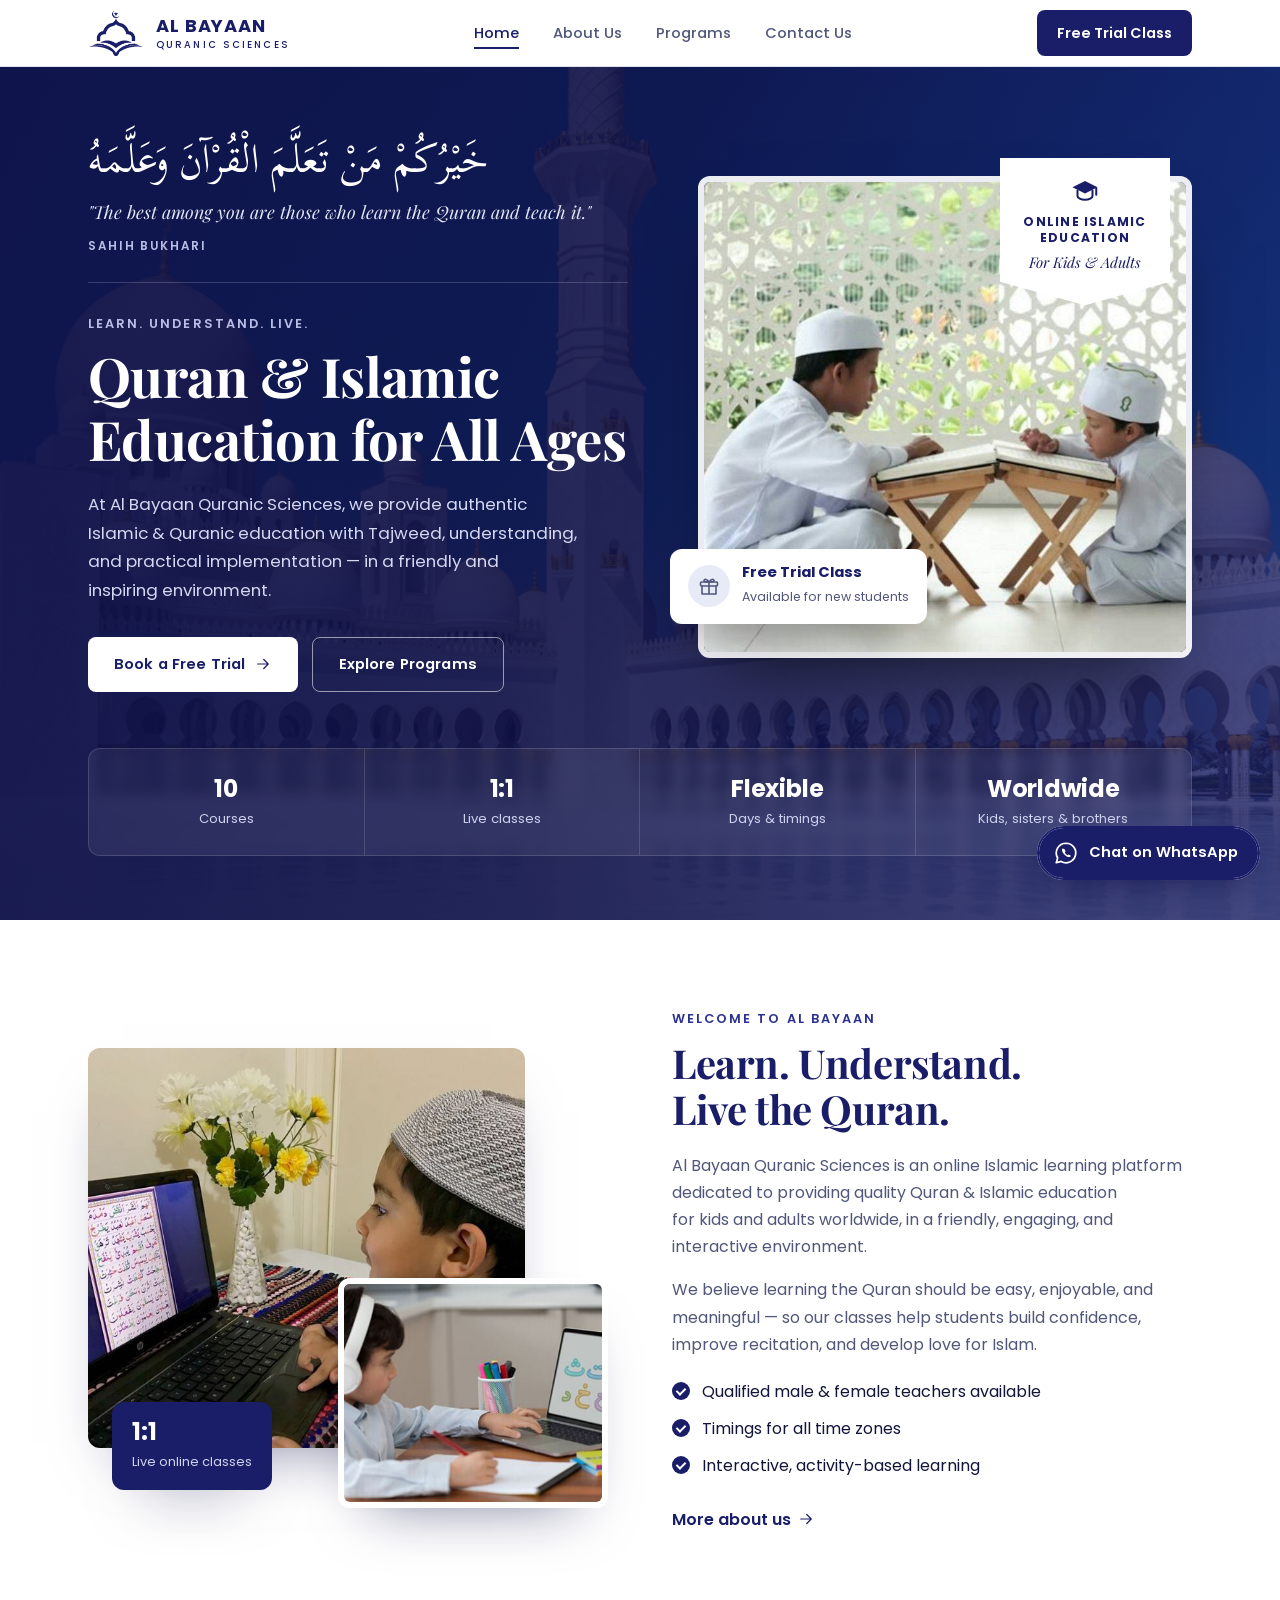
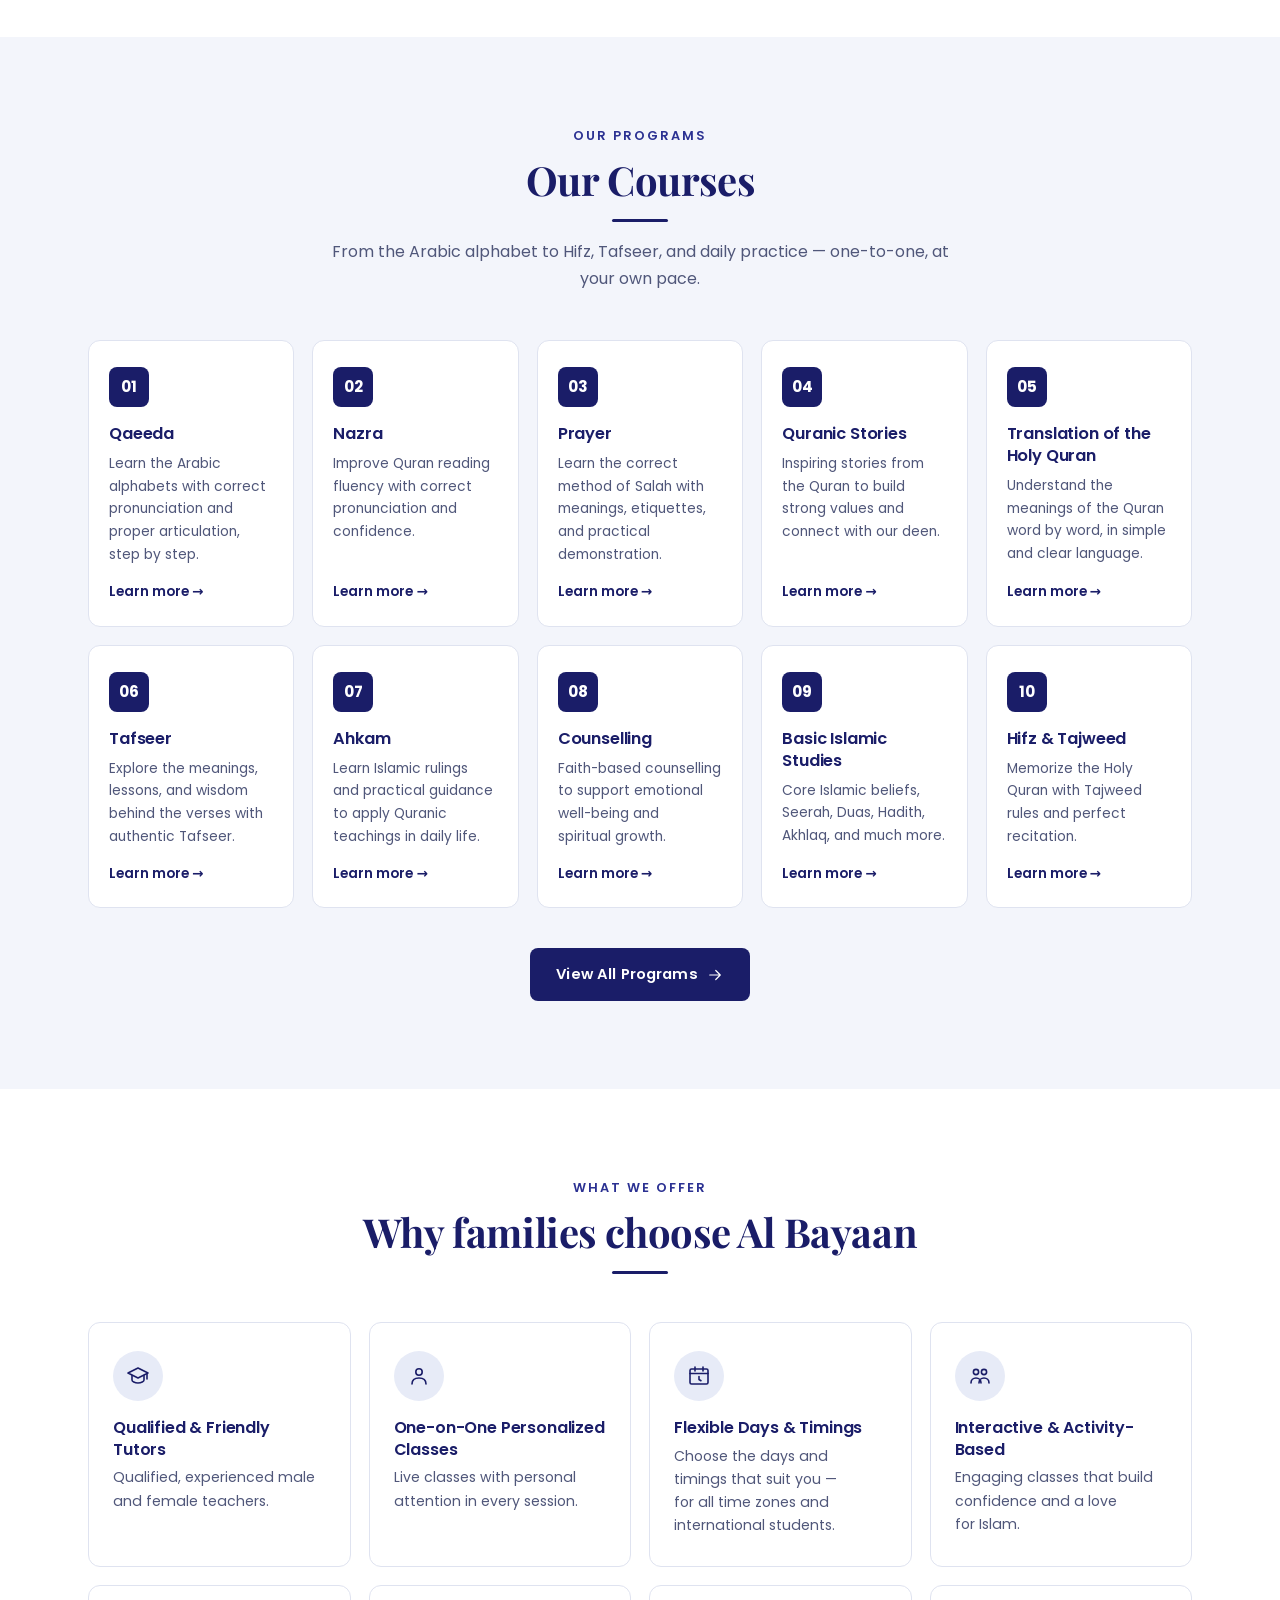
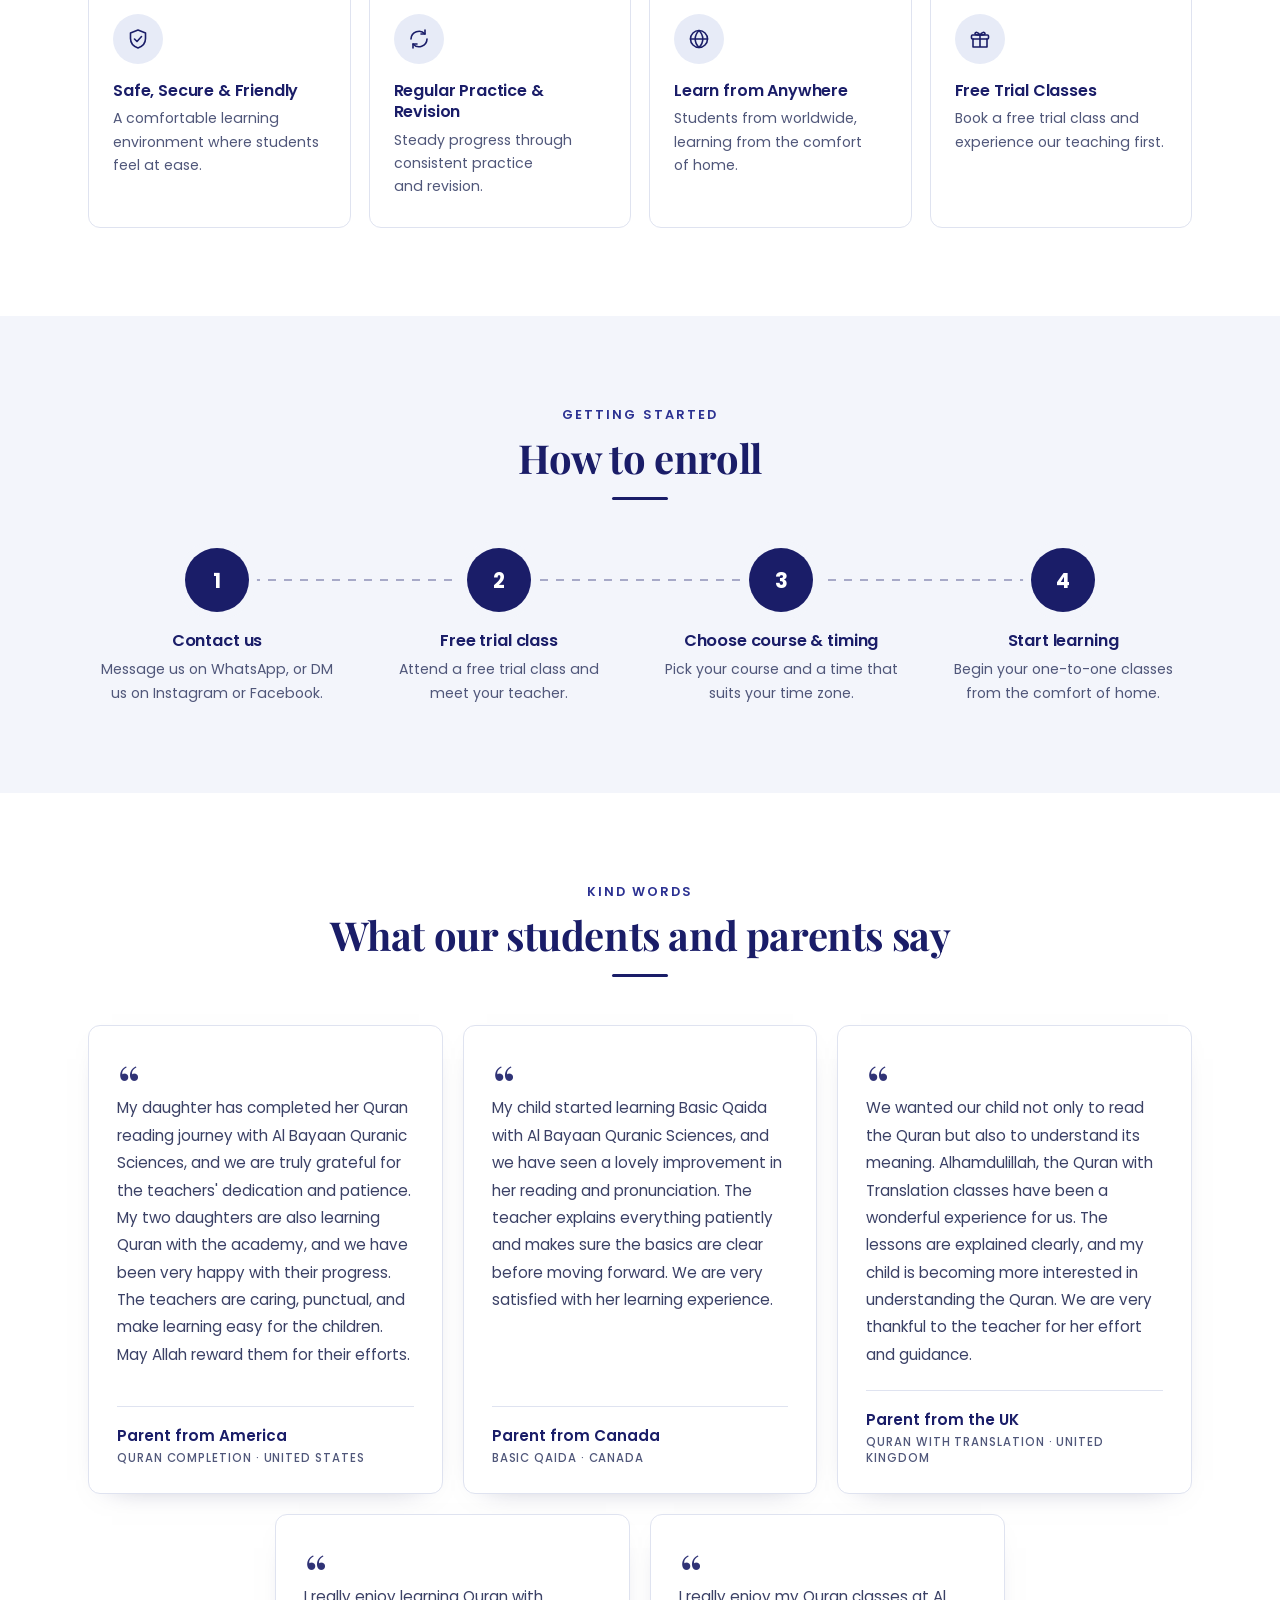
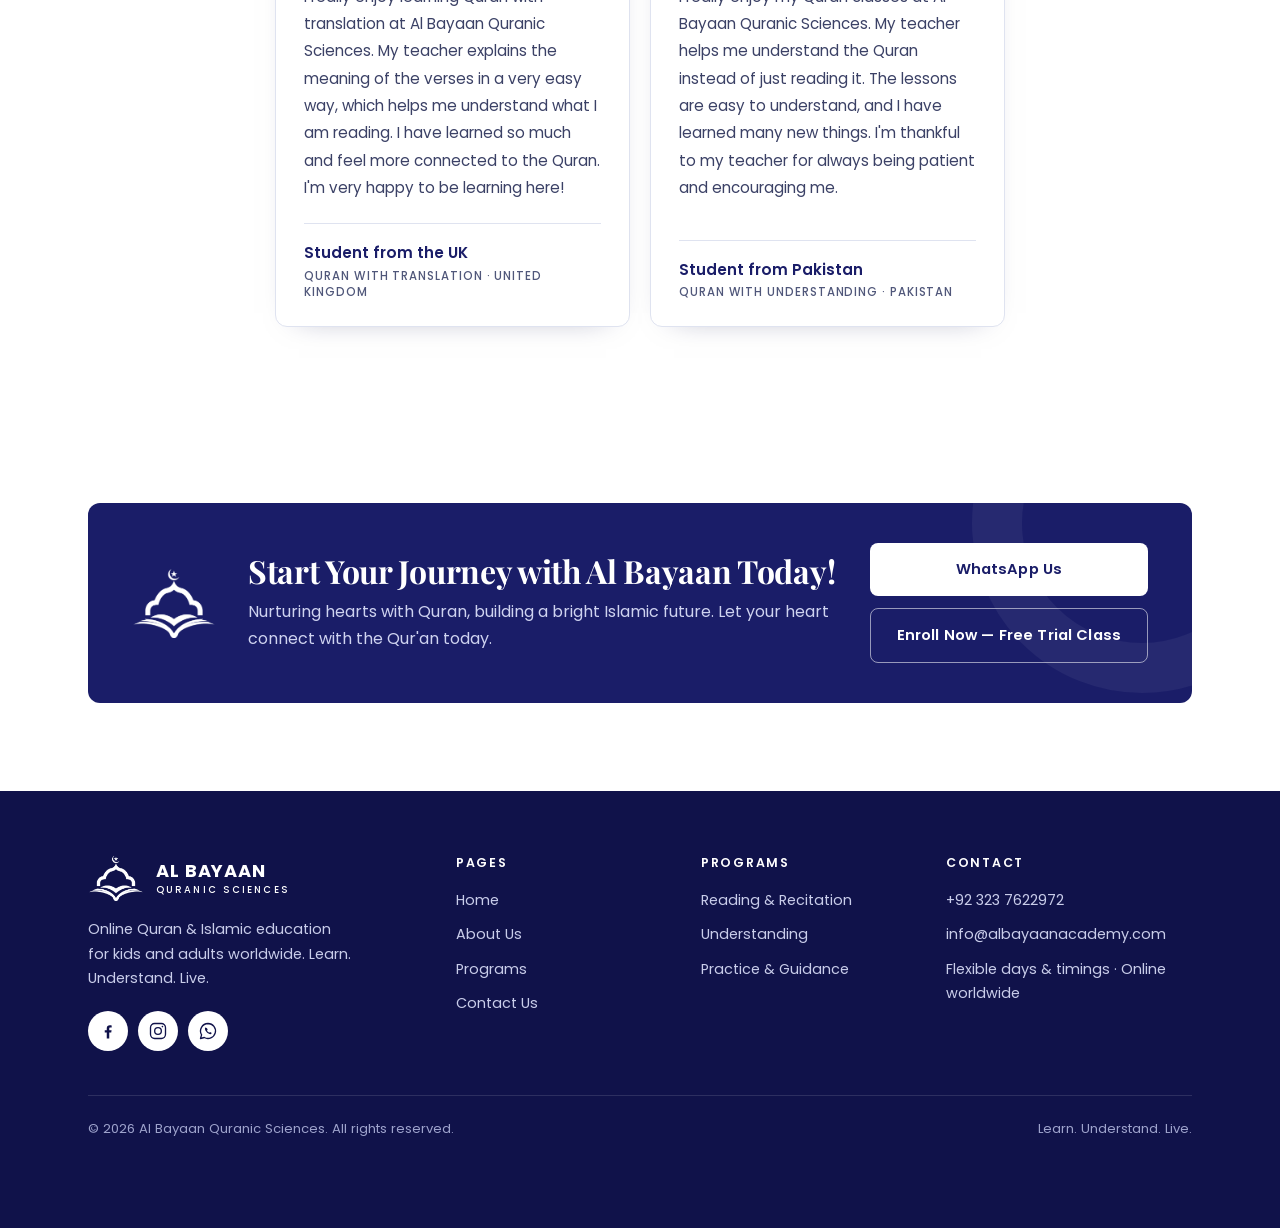
<file: index.html>
<!DOCTYPE html>
<html lang="en">
<head>
<meta charset="UTF-8">
<meta name="viewport" content="width=device-width, initial-scale=1, viewport-fit=cover">
<title>Al Bayaan Quranic Sciences — Learn. Understand. Live the Quran.</title>
<meta name="theme-color" content="#1a1d68">
<link rel="icon" type="image/png" href="assets/logo-mark.png">
<link rel="preconnect" href="https://fonts.googleapis.com">
<link rel="preconnect" href="https://fonts.gstatic.com" crossorigin>
<link href="https://fonts.googleapis.com/css2?family=Playfair+Display:ital,wght@0,600;0,700;1,500&family=Poppins:wght@400;500;600;700&family=Scheherazade+New:wght@500;700&display=swap" rel="stylesheet">
<link rel="stylesheet" href="css/style.css">
<script>document.documentElement.className='js';</script>
</head>
<body>

<header>
  <nav class="wrap" aria-label="Main">
    <a class="brand" href="index.html">
      <img src="assets/logo-mark.png" alt="Al Bayaan logo" width="56" height="46">
      <span class="brand-name">Al Bayaan<small>Quranic Sciences</small></span>
    </a>
    <ul class="nav-links">
      <li><a href="index.html" aria-current="page">Home</a></li>
      <li><a href="about.html">About Us</a></li>
      <li><a href="programs.html">Programs</a></li>
      <li><a href="contact.html">Contact Us</a></li>
    </ul>
    <a class="nav-cta" href="contact.html">Free Trial Class</a>
    <button class="menu-btn" id="menuBtn" aria-label="Open menu" aria-expanded="false" aria-controls="mobileMenu"><span></span><span></span><span></span></button>
  </nav>
  <ul class="mobile-menu" id="mobileMenu" hidden>
    <li><a href="index.html" aria-current="page">Home</a></li>
    <li><a href="about.html">About Us</a></li>
    <li><a href="programs.html">Programs</a></li>
    <li><a href="contact.html">Contact Us</a></li>
    <li><a href="contact.html">Free Trial Class</a></li>
  </ul>
</header>

<main>

<!-- ===== HERO ===== -->
<section class="hero">
  <div class="page-hero-bg" style="background-image:url('assets/img/mosque.jpg')"></div>
  <div class="wrap hero-grid">
    <div class="hero-copy">
      <figure class="hero-hadith">
        <p class="ar" lang="ar" dir="rtl">خَيْرُكُمْ مَنْ تَعَلَّمَ الْقُرْآنَ وَعَلَّمَهُ</p>
        <blockquote>"The best among you are those who learn the Quran and teach it."</blockquote>
        <figcaption>Sahih Bukhari</figcaption>
      </figure>
      <div class="eyebrow">Learn. Understand. Live.</div>
      <h1>Quran &amp; Islamic Education for All Ages</h1>
      <p class="lede">At Al Bayaan Quranic Sciences, we provide authentic Islamic &amp; Quranic education with Tajweed, understanding, and practical implementation — in a friendly and inspiring environment.</p>
      <div class="btn-row">
        <a class="btn btn-white" href="contact.html">Book a Free Trial <svg viewBox="0 0 24 24" aria-hidden="true"><path d="M5 12h14M13 6l6 6-6 6"/></svg></a>
        <a class="btn btn-ghost-light" href="programs.html">Explore Programs</a>
      </div>
    </div>
    <div class="hero-art">
      <div class="hero-photo">
        <img src="assets/img/kids-quran.jpg" alt="Two boys in white reading the Quran on wooden stands">
      </div>
      <div class="ribbon">
        <svg viewBox="0 0 24 24" aria-hidden="true"><path class="fill" d="M2 9l10-5 10 5-10 5L2 9z"/><path d="M6 11.5V16c0 1.5 2.7 3 6 3s6-1.5 6-3v-4.5M21 9.5V15"/></svg>
        <b>Online Islamic Education</b>
        <span>For Kids &amp; Adults</span>
      </div>
      <div class="float-card">
        <span class="icon"><svg viewBox="0 0 24 24" aria-hidden="true"><rect x="3.5" y="8" width="17" height="4" rx="1"/><path d="M5 12v8h14v-8M12 8v12M12 8c-1.5-3-5-3.5-5-1.2C7 8 9.5 8 12 8zM12 8c1.5-3 5-3.5 5-1.2C17 8 14.5 8 12 8z"/></svg></span>
        <div><b>Free Trial Class</b><span>Available for new students</span></div>
      </div>
    </div>
  </div>
  <div class="wrap">
    <div class="stat-strip reveal">
      <div class="stat"><b data-count="10">10</b><span>Courses</span></div>
      <div class="stat"><b>1:1</b><span>Live classes</span></div>
      <div class="stat"><b>Flexible</b><span>Days &amp; timings</span></div>
      <div class="stat"><b>Worldwide</b><span>Kids, sisters &amp; brothers</span></div>
    </div>
  </div>
</section>

<!-- ===== ABOUT PREVIEW ===== -->
<section>
  <div class="wrap split">
    <div class="collage reveal from-left">
      <img class="main" src="assets/img/boy-qaida-laptop.png" alt="A young boy in a kufi reading a Qaeeda page on a laptop">
      <img class="inset" src="assets/img/boy-headphones.png" alt="A boy with headphones attending an online Arabic class">
      <div class="badge"><b>1:1</b><span>Live online classes</span></div>
    </div>
    <div class="prose reveal from-right">
      <div class="eyebrow">Welcome to Al Bayaan</div>
      <h2 class="title">Learn. Understand. Live the Quran.</h2>
      <p>Al Bayaan Quranic Sciences is an online Islamic learning platform dedicated to providing quality Quran &amp; Islamic education for kids and adults worldwide, in a friendly, engaging, and interactive environment.</p>
      <p>We believe learning the Quran should be easy, enjoyable, and meaningful — so our classes help students build confidence, improve recitation, and develop love for Islam.</p>
      <ul class="ticks">
        <li>Qualified male &amp; female teachers available</li>
        <li>Timings for all time zones</li>
        <li>Interactive, activity-based learning</li>
      </ul>
      <p style="margin-top:26px;"><a class="link-arrow" href="about.html">More about us <svg viewBox="0 0 24 24" aria-hidden="true"><path d="M5 12h14M13 6l6 6-6 6"/></svg></a></p>
    </div>
  </div>
</section>

<!-- ===== PROGRAMS PREVIEW ===== -->
<section class="tinted">
  <div class="wrap">
    <div class="section-head center reveal">
      <div class="eyebrow">Our Programs</div>
      <h2>Our Courses</h2>
      <p>From the Arabic alphabet to Hifz, Tafseer, and daily practice — one-to-one, at your own pace.</p>
    </div>
    <div class="courses-grid">
      <a class="course reveal" href="programs.html#qaeeda"><span class="num">01</span><h3>Qaeeda</h3><p>Learn the Arabic alphabets with correct pronunciation and proper articulation, step by step.</p><span class="more">Learn more →</span></a>
      <a class="course reveal" style="--d:.05s" href="programs.html#nazra"><span class="num">02</span><h3>Nazra</h3><p>Improve Quran reading fluency with correct pronunciation and confidence.</p><span class="more">Learn more →</span></a>
      <a class="course reveal" style="--d:.1s" href="programs.html#prayer"><span class="num">03</span><h3>Prayer</h3><p>Learn the correct method of Salah with meanings, etiquettes, and practical demonstration.</p><span class="more">Learn more →</span></a>
      <a class="course reveal" style="--d:.15s" href="programs.html#stories"><span class="num">04</span><h3>Quranic Stories</h3><p>Inspiring stories from the Quran to build strong values and connect with our deen.</p><span class="more">Learn more →</span></a>
      <a class="course reveal" style="--d:.2s" href="programs.html#translation"><span class="num">05</span><h3>Translation of the Holy Quran</h3><p>Understand the meanings of the Quran word by word, in simple and clear language.</p><span class="more">Learn more →</span></a>
      <a class="course reveal" href="programs.html#tafseer"><span class="num">06</span><h3>Tafseer</h3><p>Explore the meanings, lessons, and wisdom behind the verses with authentic Tafseer.</p><span class="more">Learn more →</span></a>
      <a class="course reveal" style="--d:.05s" href="programs.html#ahkam"><span class="num">07</span><h3>Ahkam</h3><p>Learn Islamic rulings and practical guidance to apply Quranic teachings in daily life.</p><span class="more">Learn more →</span></a>
      <a class="course reveal" style="--d:.1s" href="programs.html#counselling"><span class="num">08</span><h3>Counselling</h3><p>Faith-based counselling to support emotional well-being and spiritual growth.</p><span class="more">Learn more →</span></a>
      <a class="course reveal" style="--d:.15s" href="programs.html#islamic-studies"><span class="num">09</span><h3>Basic Islamic Studies</h3><p>Core Islamic beliefs, Seerah, Duas, Hadith, Akhlaq, and much more.</p><span class="more">Learn more →</span></a>
      <a class="course reveal" style="--d:.2s" href="programs.html#hifz"><span class="num">10</span><h3>Hifz &amp; Tajweed</h3><p>Memorize the Holy Quran with Tajweed rules and perfect recitation.</p><span class="more">Learn more →</span></a>
    </div>
    <div class="section-foot reveal"><a class="btn btn-primary" href="programs.html">View All Programs <svg viewBox="0 0 24 24" aria-hidden="true"><path d="M5 12h14M13 6l6 6-6 6"/></svg></a></div>
  </div>
</section>

<!-- ===== WHY US ===== -->
<section>
  <div class="wrap">
    <div class="section-head center reveal">
      <div class="eyebrow">What we offer</div>
      <h2>Why families choose Al Bayaan</h2>
    </div>
    <div class="features-grid">
      <div class="feature reveal">
        <span class="icon"><svg viewBox="0 0 24 24" aria-hidden="true"><path d="M2 9l10-5 10 5-10 5L2 9z"/><path d="M6 11.5V16c0 1.5 2.7 3 6 3s6-1.5 6-3v-4.5M21 9.5V15"/></svg></span>
        <h3>Qualified &amp; Friendly Tutors</h3>
        <p>Qualified, experienced male and female teachers.</p>
      </div>
      <div class="feature reveal" style="--d:.08s">
        <span class="icon"><svg viewBox="0 0 24 24" aria-hidden="true"><circle cx="12" cy="8" r="3.2"/><path d="M5 20c0-4 3-6 7-6s7 2 7 6"/></svg></span>
        <h3>One-on-One Personalized Classes</h3>
        <p>Live classes with personal attention in every session.</p>
      </div>
      <div class="feature reveal" style="--d:.16s">
        <span class="icon"><svg viewBox="0 0 24 24" aria-hidden="true"><rect x="3" y="5" width="18" height="15" rx="1.5"/><path d="M3 9.5h18M8 3v4M16 3v4M12 12.5v3l2 1.2"/></svg></span>
        <h3>Flexible Days &amp; Timings</h3>
        <p>Choose the days and timings that suit you — for all time zones and international students.</p>
      </div>
      <div class="feature reveal" style="--d:.24s">
        <span class="icon"><svg viewBox="0 0 24 24" aria-hidden="true"><circle cx="8" cy="8" r="2.6"/><circle cx="16" cy="8" r="2.6"/><path d="M3 19c0-3 2.2-5 5-5s5 2 5 5M11 19c0-3 2.2-5 5-5s5 2 5 5"/></svg></span>
        <h3>Interactive &amp; Activity-Based</h3>
        <p>Engaging classes that build confidence and a love for Islam.</p>
      </div>
      <div class="feature reveal">
        <span class="icon"><svg viewBox="0 0 24 24" aria-hidden="true"><path d="M12 3l7.5 3v5.5c0 4.7-3.2 8-7.5 9.5-4.3-1.5-7.5-4.8-7.5-9.5V6L12 3z"/><path d="M8.5 12l2.5 2.5 4.5-5"/></svg></span>
        <h3>Safe, Secure &amp; Friendly</h3>
        <p>A comfortable learning environment where students feel at ease.</p>
      </div>
      <div class="feature reveal" style="--d:.08s">
        <span class="icon"><svg viewBox="0 0 24 24" aria-hidden="true"><path d="M4 12a8 8 0 0114-5M20 12a8 8 0 01-14 5"/><path d="M18 3v4h-4M6 21v-4h4"/></svg></span>
        <h3>Regular Practice &amp; Revision</h3>
        <p>Steady progress through consistent practice and revision.</p>
      </div>
      <div class="feature reveal" style="--d:.16s">
        <span class="icon"><svg viewBox="0 0 24 24" aria-hidden="true"><circle cx="12" cy="12" r="8.5"/><path d="M3.5 12h17M12 3.5c2.5 2.5 3.8 5.5 3.8 8.5s-1.3 6-3.8 8.5c-2.5-2.5-3.8-5.5-3.8-8.5S9.5 6 12 3.5z"/></svg></span>
        <h3>Learn from Anywhere</h3>
        <p>Students from worldwide, learning from the comfort of home.</p>
      </div>
      <div class="feature reveal" style="--d:.24s">
        <span class="icon"><svg viewBox="0 0 24 24" aria-hidden="true"><rect x="3.5" y="8" width="17" height="4" rx="1"/><path d="M5 12v8h14v-8M12 8v12M12 8c-1.5-3-5-3.5-5-1.2C7 8 9.5 8 12 8zM12 8c1.5-3 5-3.5 5-1.2C17 8 14.5 8 12 8z"/></svg></span>
        <h3>Free Trial Classes</h3>
        <p>Book a free trial class and experience our teaching first.</p>
      </div>
    </div>
  </div>
</section>

<!-- ===== HOW IT WORKS ===== -->
<section class="tinted">
  <div class="wrap">
    <div class="section-head center reveal">
      <div class="eyebrow">Getting started</div>
      <h2>How to enroll</h2>
    </div>
    <div class="steps">
      <div class="step reveal"><span class="dot">1</span><h3>Contact us</h3><p>Message us on WhatsApp, or DM us on Instagram or Facebook.</p></div>
      <div class="step reveal" style="--d:.1s"><span class="dot">2</span><h3>Free trial class</h3><p>Attend a free trial class and meet your teacher.</p></div>
      <div class="step reveal" style="--d:.2s"><span class="dot">3</span><h3>Choose course &amp; timing</h3><p>Pick your course and a time that suits your time zone.</p></div>
      <div class="step reveal" style="--d:.3s"><span class="dot">4</span><h3>Start learning</h3><p>Begin your one-to-one classes from the comfort of home.</p></div>
    </div>
  </div>
</section>

<!-- ===== REVIEWS ===== -->
<section id="reviews">
  <div class="wrap">
    <div class="section-head center reveal">
      <div class="eyebrow">Kind words</div>
      <h2>What our students and parents say</h2>
    </div>
    <div class="reviews-grid">
      <!-- Copy one <figure> block per review -->
      <figure class="review reveal">
        <blockquote>My daughter has completed her Quran reading journey with Al Bayaan Quranic Sciences, and we are truly grateful for the teachers' dedication and patience. My two daughters are also learning Quran with the academy, and we have been very happy with their progress. The teachers are caring, punctual, and make learning easy for the children. May Allah reward them for their efforts.</blockquote>
        <figcaption>Parent from America<span>Quran Completion · United States</span></figcaption>
      </figure>
      <figure class="review reveal" style="--d:.1s">
        <blockquote>My child started learning Basic Qaida with Al Bayaan Quranic Sciences, and we have seen a lovely improvement in her reading and pronunciation. The teacher explains everything patiently and makes sure the basics are clear before moving forward. We are very satisfied with her learning experience.</blockquote>
        <figcaption>Parent from Canada<span>Basic Qaida · Canada</span></figcaption>
      </figure>
      <figure class="review reveal" style="--d:.2s">
        <blockquote>We wanted our child not only to read the Quran but also to understand its meaning. Alhamdulillah, the Quran with Translation classes have been a wonderful experience for us. The lessons are explained clearly, and my child is becoming more interested in understanding the Quran. We are very thankful to the teacher for her effort and guidance.</blockquote>
        <figcaption>Parent from the UK<span>Quran with Translation · United Kingdom</span></figcaption>
      </figure>
      <figure class="review reveal">
        <blockquote>I really enjoy learning Quran with translation at Al Bayaan Quranic Sciences. My teacher explains the meaning of the verses in a very easy way, which helps me understand what I am reading. I have learned so much and feel more connected to the Quran. I'm very happy to be learning here!</blockquote>
        <figcaption>Student from the UK<span>Quran with Translation · United Kingdom</span></figcaption>
      </figure>
      <figure class="review reveal" style="--d:.1s">
        <blockquote>I really enjoy my Quran classes at Al Bayaan Quranic Sciences. My teacher helps me understand the Quran instead of just reading it. The lessons are easy to understand, and I have learned many new things. I'm thankful to my teacher for always being patient and encouraging me.</blockquote>
        <figcaption>Student from Pakistan<span>Quran with Understanding · Pakistan</span></figcaption>
      </figure>
    </div>
  </div>
</section>

<!-- ===== CTA ===== -->
<section class="cta-section">
  <div class="wrap">
    <div class="cta reveal zoom">
      <img class="cta-mark" src="assets/logo-mark-white.png" alt="" width="84" height="69">
      <div class="cta-copy">
        <h2>Start Your Journey with Al Bayaan Today!</h2>
        <p>Nurturing hearts with Quran, building a bright Islamic future. Let your heart connect with the Qur'an today.</p>
      </div>
      <div class="cta-actions">
        <a class="btn btn-white" href="https://wa.me/923237622972" target="_blank" rel="noopener">WhatsApp Us</a>
        <a class="btn btn-ghost-light" href="contact.html">Enroll Now — Free Trial Class</a>
      </div>
    </div>
  </div>
</section>
</main>

<!-- ===== FOOTER ===== -->
<footer>
  <div class="wrap foot-grid">
    <div>
      <a class="brand brand-light" href="index.html">
        <img src="assets/logo-mark-white.png" alt="Al Bayaan logo" width="56" height="46">
        <span class="brand-name">Al Bayaan<small>Quranic Sciences</small></span>
      </a>
      <p class="foot-about">Online Quran &amp; Islamic education for kids and adults worldwide. Learn. Understand. Live.</p>
      <div class="socials">
        <a href="https://www.facebook.com/share/1FpmnvpeL7/" target="_blank" rel="noopener" aria-label="Facebook"><svg viewBox="0 0 24 24" aria-hidden="true"><path class="fill" d="M13.5 21v-7.2h2.4l.4-2.8h-2.8V9.2c0-.8.2-1.4 1.4-1.4h1.5V5.3c-.3 0-1.1-.1-2.2-.1-2.2 0-3.7 1.3-3.7 3.8V11H8.1v2.8h2.4V21h3z"/></svg></a>
        <a href="https://www.instagram.com/al_bayaan_quranic_sciences" target="_blank" rel="noopener" aria-label="Instagram"><svg viewBox="0 0 24 24" aria-hidden="true"><rect x="3" y="3" width="18" height="18" rx="5"/><circle cx="12" cy="12" r="4"/><circle cx="17.3" cy="6.7" r="1" class="fill"/></svg></a>
        <a href="https://wa.me/923237622972" target="_blank" rel="noopener" aria-label="WhatsApp"><svg viewBox="0 0 24 24" aria-hidden="true"><path d="M12 3a9 9 0 00-7.7 13.6L3 21l4.5-1.2A9 9 0 1012 3z"/><path d="M9.2 7.8c-.4 0-.9.4-.9 1.2 0 2.9 3.6 6.8 6.7 6.8.8 0 1.3-.6 1.3-1.1l-.1-.5-1.8-.9-.9.8c-1-.4-2.3-1.7-2.7-2.7l.8-.9-.8-1.9-.6-.1z" class="fill"/></svg></a>
      </div>
    </div>
    <div>
      <h3>Pages</h3>
      <ul class="foot-links">
        <li><a href="index.html">Home</a></li>
        <li><a href="about.html">About Us</a></li>
        <li><a href="programs.html">Programs</a></li>
        <li><a href="contact.html">Contact Us</a></li>
      </ul>
    </div>
    <div>
      <h3>Programs</h3>
      <ul class="foot-links">
        <li><a href="programs.html?cat=recitation">Reading &amp; Recitation</a></li>
        <li><a href="programs.html?cat=understanding">Understanding</a></li>
        <li><a href="programs.html?cat=practice">Practice &amp; Guidance</a></li>
      </ul>
    </div>
    <div>
      <h3>Contact</h3>
      <ul class="foot-links">
        <li><a href="https://wa.me/923237622972" target="_blank" rel="noopener">+92 323 7622972</a></li>
        <li><a href="mailto:info@albayaanacademy.com">info@albayaanacademy.com</a></li>
        <li>Flexible days &amp; timings · Online worldwide</li>
      </ul>
    </div>
  </div>
  <div class="wrap">
    <div class="foot-bottom">
      <span>&copy; <span id="year">2026</span> Al Bayaan Quranic Sciences. All rights reserved.</span>
      <span>Learn. Understand. Live.</span>
    </div>
  </div>
</footer>

<a class="wa-float" href="https://wa.me/923237622972" target="_blank" rel="noopener" aria-label="Chat with us on WhatsApp">
  <svg viewBox="0 0 24 24" aria-hidden="true"><path d="M12 3a9 9 0 00-7.7 13.6L3 21l4.5-1.2A9 9 0 1012 3z"/><path d="M9.2 7.8c-.4 0-.9.4-.9 1.2 0 2.9 3.6 6.8 6.7 6.8.8 0 1.3-.6 1.3-1.1l-.1-.5-1.8-.9-.9.8c-1-.4-2.3-1.7-2.7-2.7l.8-.9-.8-1.9-.6-.1z" class="fill"/></svg>
  <span>Chat on WhatsApp</span>
</a>

<script src="js/script.js"></script>
</body>
</html>
</file>
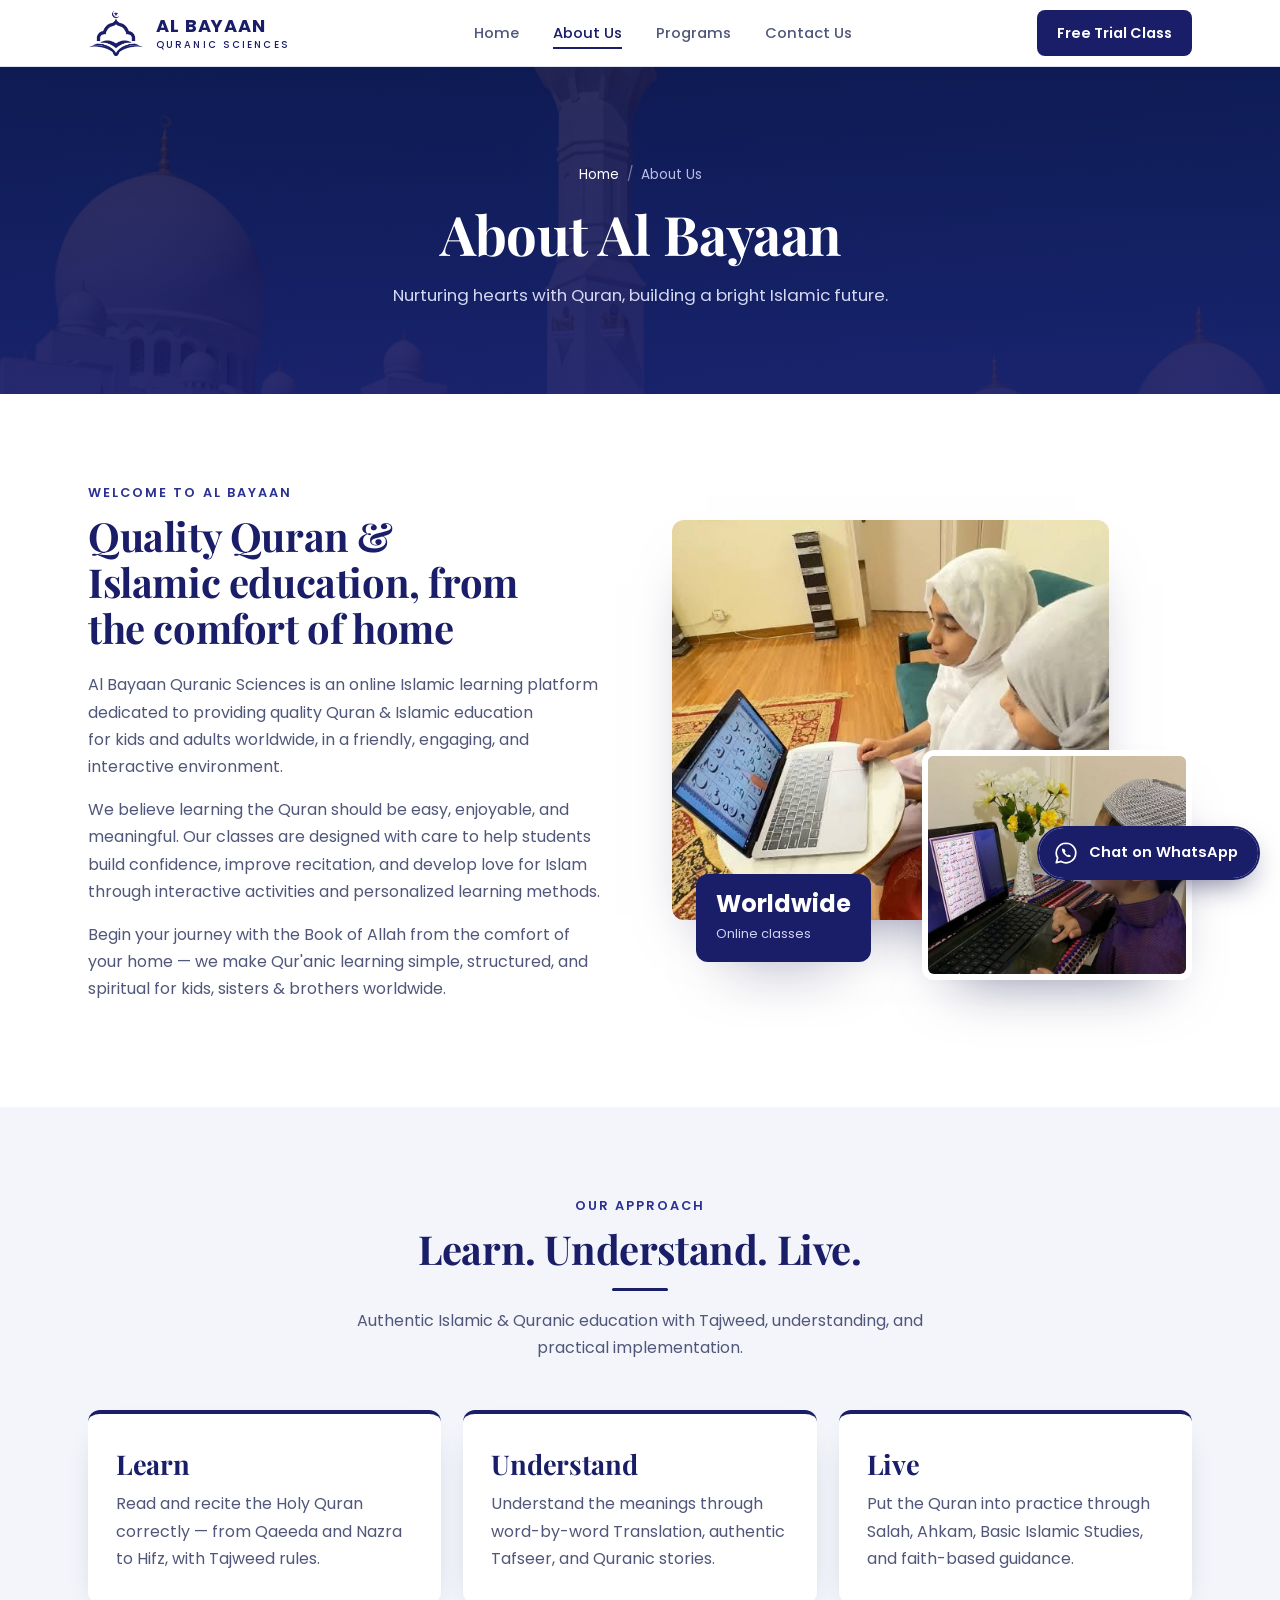
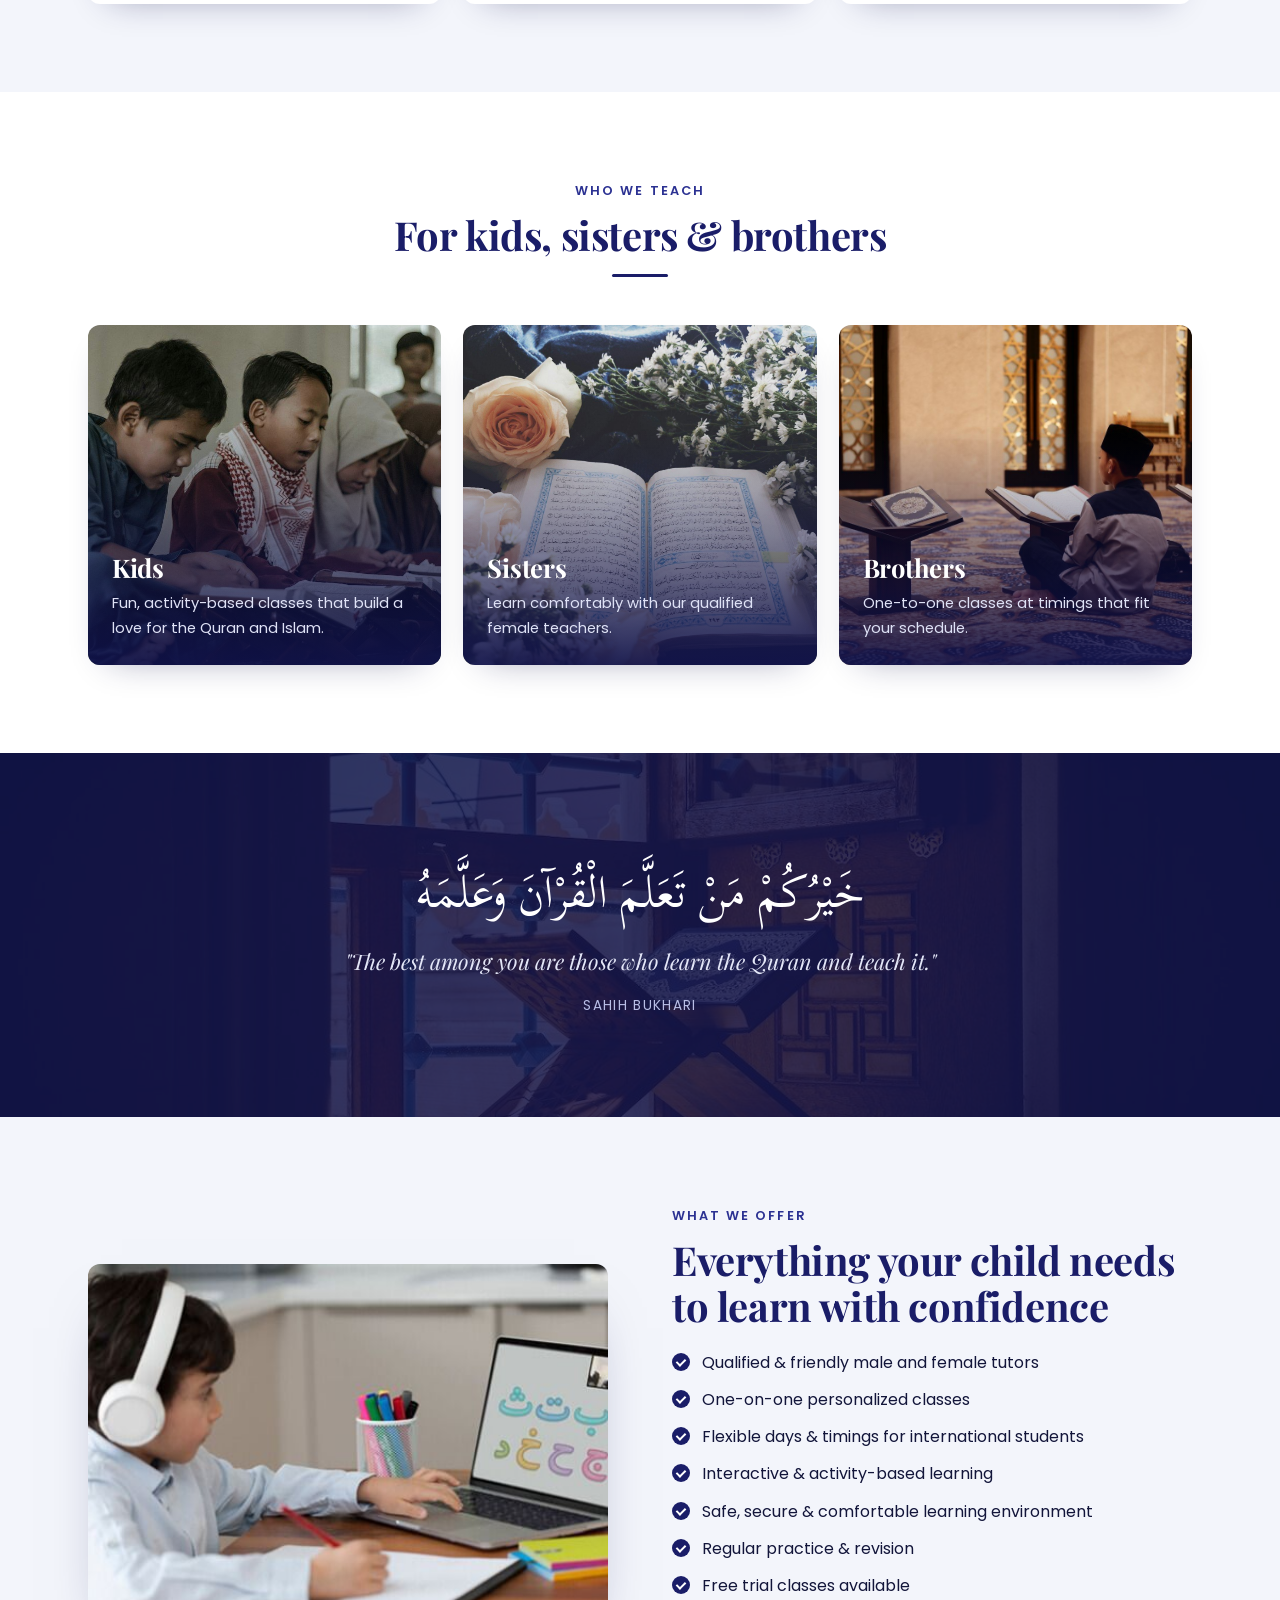
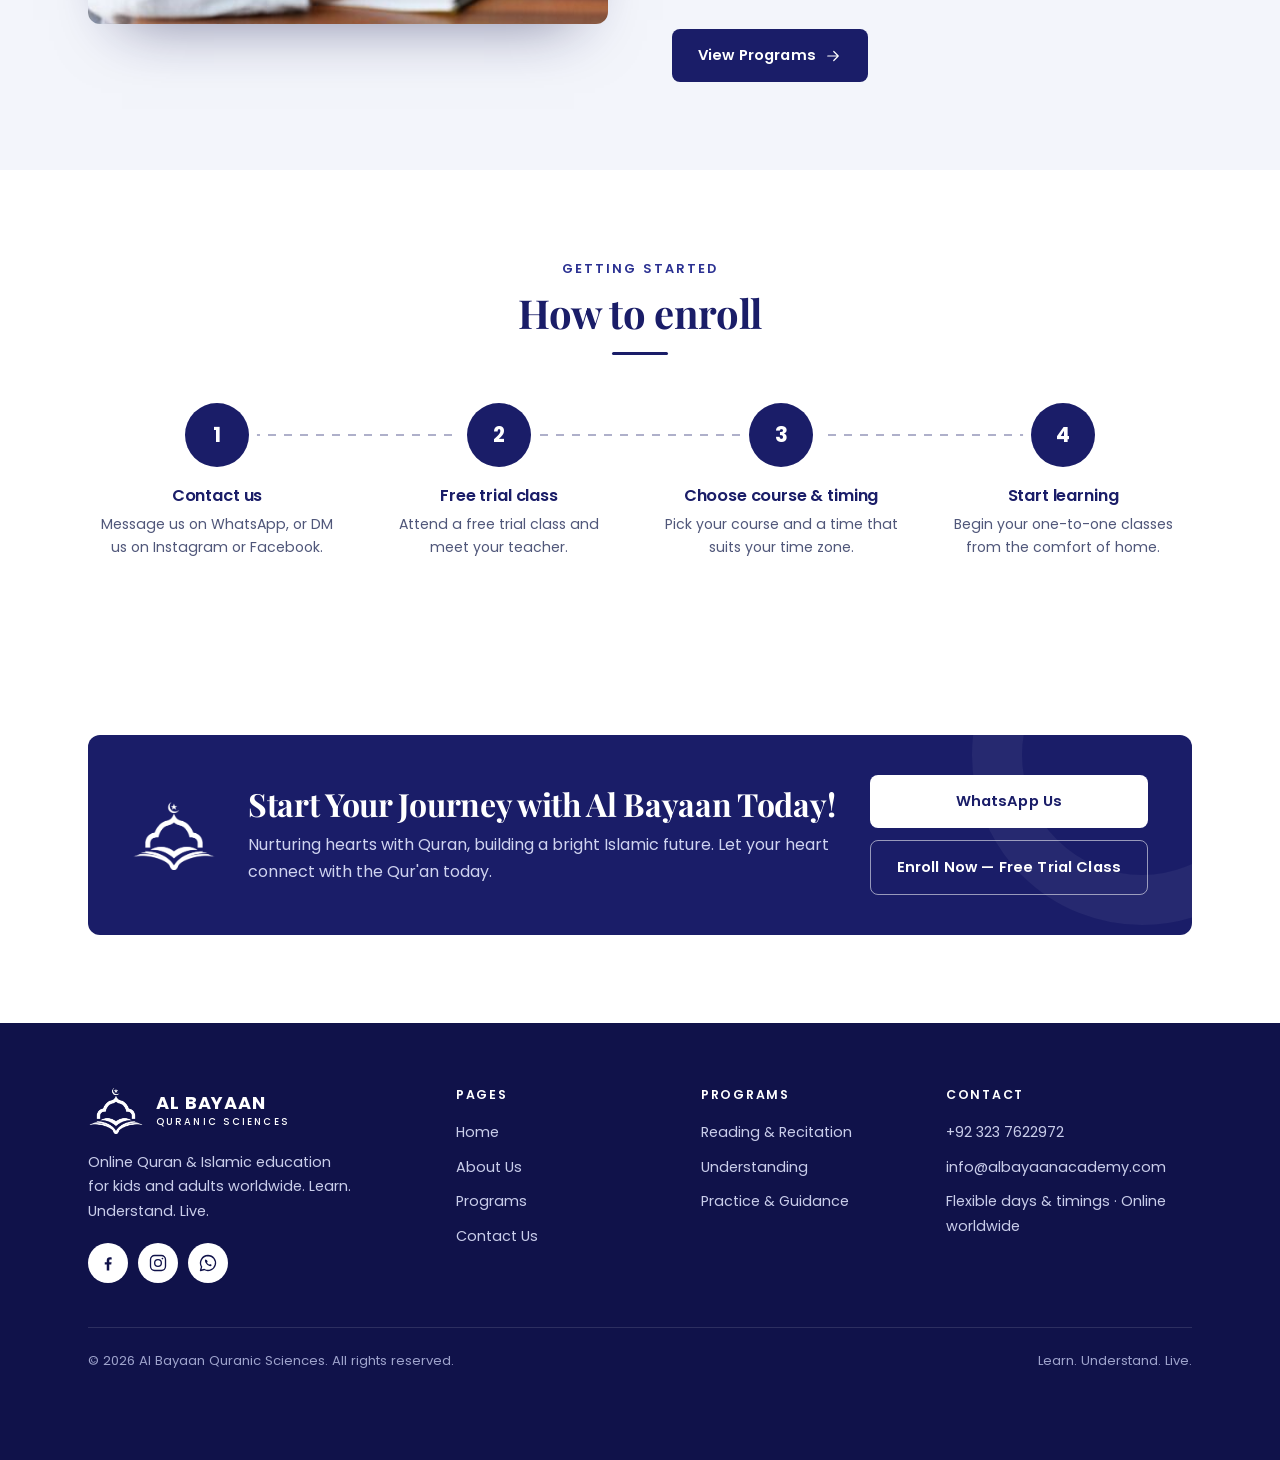
<file: about.html>
<!DOCTYPE html>
<html lang="en">
<head>
<meta charset="UTF-8">
<meta name="viewport" content="width=device-width, initial-scale=1, viewport-fit=cover">
<title>About Us — Al Bayaan Quranic Sciences</title>
<meta name="theme-color" content="#1a1d68">
<link rel="icon" type="image/png" href="assets/logo-mark.png">
<link rel="preconnect" href="https://fonts.googleapis.com">
<link rel="preconnect" href="https://fonts.gstatic.com" crossorigin>
<link href="https://fonts.googleapis.com/css2?family=Playfair+Display:ital,wght@0,600;0,700;1,500&family=Poppins:wght@400;500;600;700&family=Scheherazade+New:wght@500;700&display=swap" rel="stylesheet">
<link rel="stylesheet" href="css/style.css">
<script>document.documentElement.className='js';</script>
</head>
<body>

<header>
  <nav class="wrap" aria-label="Main">
    <a class="brand" href="index.html">
      <img src="assets/logo-mark.png" alt="Al Bayaan logo" width="56" height="46">
      <span class="brand-name">Al Bayaan<small>Quranic Sciences</small></span>
    </a>
    <ul class="nav-links">
      <li><a href="index.html">Home</a></li>
      <li><a href="about.html" aria-current="page">About Us</a></li>
      <li><a href="programs.html">Programs</a></li>
      <li><a href="contact.html">Contact Us</a></li>
    </ul>
    <a class="nav-cta" href="contact.html">Free Trial Class</a>
    <button class="menu-btn" id="menuBtn" aria-label="Open menu" aria-expanded="false" aria-controls="mobileMenu"><span></span><span></span><span></span></button>
  </nav>
  <ul class="mobile-menu" id="mobileMenu" hidden>
    <li><a href="index.html">Home</a></li>
    <li><a href="about.html" aria-current="page">About Us</a></li>
    <li><a href="programs.html">Programs</a></li>
    <li><a href="contact.html">Contact Us</a></li>
    <li><a href="contact.html">Free Trial Class</a></li>
  </ul>
</header>

<main>

<section class="page-hero">
  <div class="page-hero-bg" style="background-image:url('assets/img/mosque.jpg')"></div>
  <div class="wrap">
    <ol class="crumbs"><li><a href="index.html">Home</a></li><li>About Us</li></ol>
    <h1>About Al Bayaan</h1>
    <p>Nurturing hearts with Quran, building a bright Islamic future.</p>
  </div>
</section>

<!-- ===== WELCOME ===== -->
<section>
  <div class="wrap split">
    <div class="prose reveal from-left">
      <div class="eyebrow">Welcome to Al Bayaan</div>
      <h2 class="title">Quality Quran &amp; Islamic education, from the comfort of home</h2>
      <p>Al Bayaan Quranic Sciences is an online Islamic learning platform dedicated to providing quality Quran &amp; Islamic education for kids and adults worldwide, in a friendly, engaging, and interactive environment.</p>
      <p>We believe learning the Quran should be easy, enjoyable, and meaningful. Our classes are designed with care to help students build confidence, improve recitation, and develop love for Islam through interactive activities and personalized learning methods.</p>
      <p>Begin your journey with the Book of Allah from the comfort of your home — we make Qur'anic learning simple, structured, and spiritual for kids, sisters &amp; brothers worldwide.</p>
    </div>
    <div class="collage reveal from-right">
      <img class="main" src="assets/img/girls-laptop.png" alt="Two girls in white hijabs learning Qaeeda on a laptop">
      <img class="inset" src="assets/img/boy-qaida-laptop.png" alt="A young boy in a kufi reading a Qaeeda page on a laptop">
      <div class="badge"><b>Worldwide</b><span>Online classes</span></div>
    </div>
  </div>
</section>

<!-- ===== PILLARS ===== -->
<section class="tinted">
  <div class="wrap">
    <div class="section-head center reveal">
      <div class="eyebrow">Our approach</div>
      <h2>Learn. Understand. Live.</h2>
      <p>Authentic Islamic &amp; Quranic education with Tajweed, understanding, and practical implementation.</p>
    </div>
    <div class="pillars">
      <div class="pillar reveal"><h3>Learn</h3><p>Read and recite the Holy Quran correctly — from Qaeeda and Nazra to Hifz, with Tajweed rules.</p></div>
      <div class="pillar reveal" style="--d:.1s"><h3>Understand</h3><p>Understand the meanings through word-by-word Translation, authentic Tafseer, and Quranic stories.</p></div>
      <div class="pillar reveal" style="--d:.2s"><h3>Live</h3><p>Put the Quran into practice through Salah, Ahkam, Basic Islamic Studies, and faith-based guidance.</p></div>
    </div>
  </div>
</section>

<!-- ===== WHO WE TEACH ===== -->
<section>
  <div class="wrap">
    <div class="section-head center reveal">
      <div class="eyebrow">Who we teach</div>
      <h2>For kids, sisters &amp; brothers</h2>
    </div>
    <div class="audience">
      <div class="aud reveal"><img src="assets/img/kids-group.jpg" alt="Children reading the Quran together"><div><h3>Kids</h3><p>Fun, activity-based classes that build a love for the Quran and Islam.</p></div></div>
      <div class="aud reveal" style="--d:.1s"><img src="assets/img/quran-flowers.jpg" alt="An open Quran surrounded by flowers"><div><h3>Sisters</h3><p>Learn comfortably with our qualified female teachers.</p></div></div>
      <div class="aud reveal" style="--d:.2s"><img src="assets/img/hifz-student.jpg" alt="A student reading the Quran on a stand in a mosque"><div><h3>Brothers</h3><p>One-to-one classes at timings that fit your schedule.</p></div></div>
    </div>
  </div>
</section>

<!-- ===== HADITH ===== -->
<div class="hadith-band">
  <div class="page-hero-bg" style="background-image:url('assets/img/rehal-window.jpg')"></div>
  <div class="wrap reveal zoom">
    <p class="ar" lang="ar" dir="rtl">خَيْرُكُمْ مَنْ تَعَلَّمَ الْقُرْآنَ وَعَلَّمَهُ</p>
    <blockquote>"The best among you are those who learn the Quran and teach it."</blockquote>
    <cite>SAHIH BUKHARI</cite>
  </div>
</div>

<!-- ===== WHAT WE OFFER ===== -->
<section class="tinted">
  <div class="wrap split">
    <div class="photo reveal from-left"><img src="assets/img/boy-headphones.png" alt="A boy with headphones attending an online Arabic class"></div>
    <div class="reveal from-right">
      <div class="eyebrow">What we offer</div>
      <h2 class="title">Everything your child needs to learn with confidence</h2>
      <ul class="ticks">
        <li>Qualified &amp; friendly male and female tutors</li>
        <li>One-on-one personalized classes</li>
        <li>Flexible days &amp; timings for international students</li>
        <li>Interactive &amp; activity-based learning</li>
        <li>Safe, secure &amp; comfortable learning environment</li>
        <li>Regular practice &amp; revision</li>
        <li>Free trial classes available</li>
      </ul>
      <div class="btn-row" style="margin-top:30px;">
        <a class="btn btn-primary" href="programs.html">View Programs <svg viewBox="0 0 24 24" aria-hidden="true"><path d="M5 12h14M13 6l6 6-6 6"/></svg></a>
      </div>
    </div>
  </div>
</section>

<!-- ===== HOW IT WORKS ===== -->
<section>
  <div class="wrap">
    <div class="section-head center reveal">
      <div class="eyebrow">Getting started</div>
      <h2>How to enroll</h2>
    </div>
    <div class="steps">
      <div class="step reveal"><span class="dot">1</span><h3>Contact us</h3><p>Message us on WhatsApp, or DM us on Instagram or Facebook.</p></div>
      <div class="step reveal" style="--d:.1s"><span class="dot">2</span><h3>Free trial class</h3><p>Attend a free trial class and meet your teacher.</p></div>
      <div class="step reveal" style="--d:.2s"><span class="dot">3</span><h3>Choose course &amp; timing</h3><p>Pick your course and a time that suits your time zone.</p></div>
      <div class="step reveal" style="--d:.3s"><span class="dot">4</span><h3>Start learning</h3><p>Begin your one-to-one classes from the comfort of home.</p></div>
    </div>
  </div>
</section>

<!-- ===== CTA ===== -->
<section class="cta-section">
  <div class="wrap">
    <div class="cta reveal zoom">
      <img class="cta-mark" src="assets/logo-mark-white.png" alt="" width="84" height="69">
      <div class="cta-copy">
        <h2>Start Your Journey with Al Bayaan Today!</h2>
        <p>Nurturing hearts with Quran, building a bright Islamic future. Let your heart connect with the Qur'an today.</p>
      </div>
      <div class="cta-actions">
        <a class="btn btn-white" href="https://wa.me/923237622972" target="_blank" rel="noopener">WhatsApp Us</a>
        <a class="btn btn-ghost-light" href="contact.html">Enroll Now — Free Trial Class</a>
      </div>
    </div>
  </div>
</section>
</main>


<!-- ===== FOOTER ===== -->
<footer>
  <div class="wrap foot-grid">
    <div>
      <a class="brand brand-light" href="index.html">
        <img src="assets/logo-mark-white.png" alt="Al Bayaan logo" width="56" height="46">
        <span class="brand-name">Al Bayaan<small>Quranic Sciences</small></span>
      </a>
      <p class="foot-about">Online Quran &amp; Islamic education for kids and adults worldwide. Learn. Understand. Live.</p>
      <div class="socials">
        <a href="https://www.facebook.com/share/1FpmnvpeL7/" target="_blank" rel="noopener" aria-label="Facebook"><svg viewBox="0 0 24 24" aria-hidden="true"><path class="fill" d="M13.5 21v-7.2h2.4l.4-2.8h-2.8V9.2c0-.8.2-1.4 1.4-1.4h1.5V5.3c-.3 0-1.1-.1-2.2-.1-2.2 0-3.7 1.3-3.7 3.8V11H8.1v2.8h2.4V21h3z"/></svg></a>
        <a href="https://www.instagram.com/al_bayaan_quranic_sciences" target="_blank" rel="noopener" aria-label="Instagram"><svg viewBox="0 0 24 24" aria-hidden="true"><rect x="3" y="3" width="18" height="18" rx="5"/><circle cx="12" cy="12" r="4"/><circle cx="17.3" cy="6.7" r="1" class="fill"/></svg></a>
        <a href="https://wa.me/923237622972" target="_blank" rel="noopener" aria-label="WhatsApp"><svg viewBox="0 0 24 24" aria-hidden="true"><path d="M12 3a9 9 0 00-7.7 13.6L3 21l4.5-1.2A9 9 0 1012 3z"/><path d="M9.2 7.8c-.4 0-.9.4-.9 1.2 0 2.9 3.6 6.8 6.7 6.8.8 0 1.3-.6 1.3-1.1l-.1-.5-1.8-.9-.9.8c-1-.4-2.3-1.7-2.7-2.7l.8-.9-.8-1.9-.6-.1z" class="fill"/></svg></a>
      </div>
    </div>
    <div>
      <h3>Pages</h3>
      <ul class="foot-links">
        <li><a href="index.html">Home</a></li>
        <li><a href="about.html">About Us</a></li>
        <li><a href="programs.html">Programs</a></li>
        <li><a href="contact.html">Contact Us</a></li>
      </ul>
    </div>
    <div>
      <h3>Programs</h3>
      <ul class="foot-links">
        <li><a href="programs.html?cat=recitation">Reading &amp; Recitation</a></li>
        <li><a href="programs.html?cat=understanding">Understanding</a></li>
        <li><a href="programs.html?cat=practice">Practice &amp; Guidance</a></li>
      </ul>
    </div>
    <div>
      <h3>Contact</h3>
      <ul class="foot-links">
        <li><a href="https://wa.me/923237622972" target="_blank" rel="noopener">+92 323 7622972</a></li>
        <li><a href="mailto:info@albayaanacademy.com">info@albayaanacademy.com</a></li>
        <li>Flexible days &amp; timings · Online worldwide</li>
      </ul>
    </div>
  </div>
  <div class="wrap">
    <div class="foot-bottom">
      <span>&copy; <span id="year">2026</span> Al Bayaan Quranic Sciences. All rights reserved.</span>
      <span>Learn. Understand. Live.</span>
    </div>
  </div>
</footer>

<a class="wa-float" href="https://wa.me/923237622972" target="_blank" rel="noopener" aria-label="Chat with us on WhatsApp">
  <svg viewBox="0 0 24 24" aria-hidden="true"><path d="M12 3a9 9 0 00-7.7 13.6L3 21l4.5-1.2A9 9 0 1012 3z"/><path d="M9.2 7.8c-.4 0-.9.4-.9 1.2 0 2.9 3.6 6.8 6.7 6.8.8 0 1.3-.6 1.3-1.1l-.1-.5-1.8-.9-.9.8c-1-.4-2.3-1.7-2.7-2.7l.8-.9-.8-1.9-.6-.1z" class="fill"/></svg>
  <span>Chat on WhatsApp</span>
</a>

<script src="js/script.js"></script>
</body>
</html>
</file>
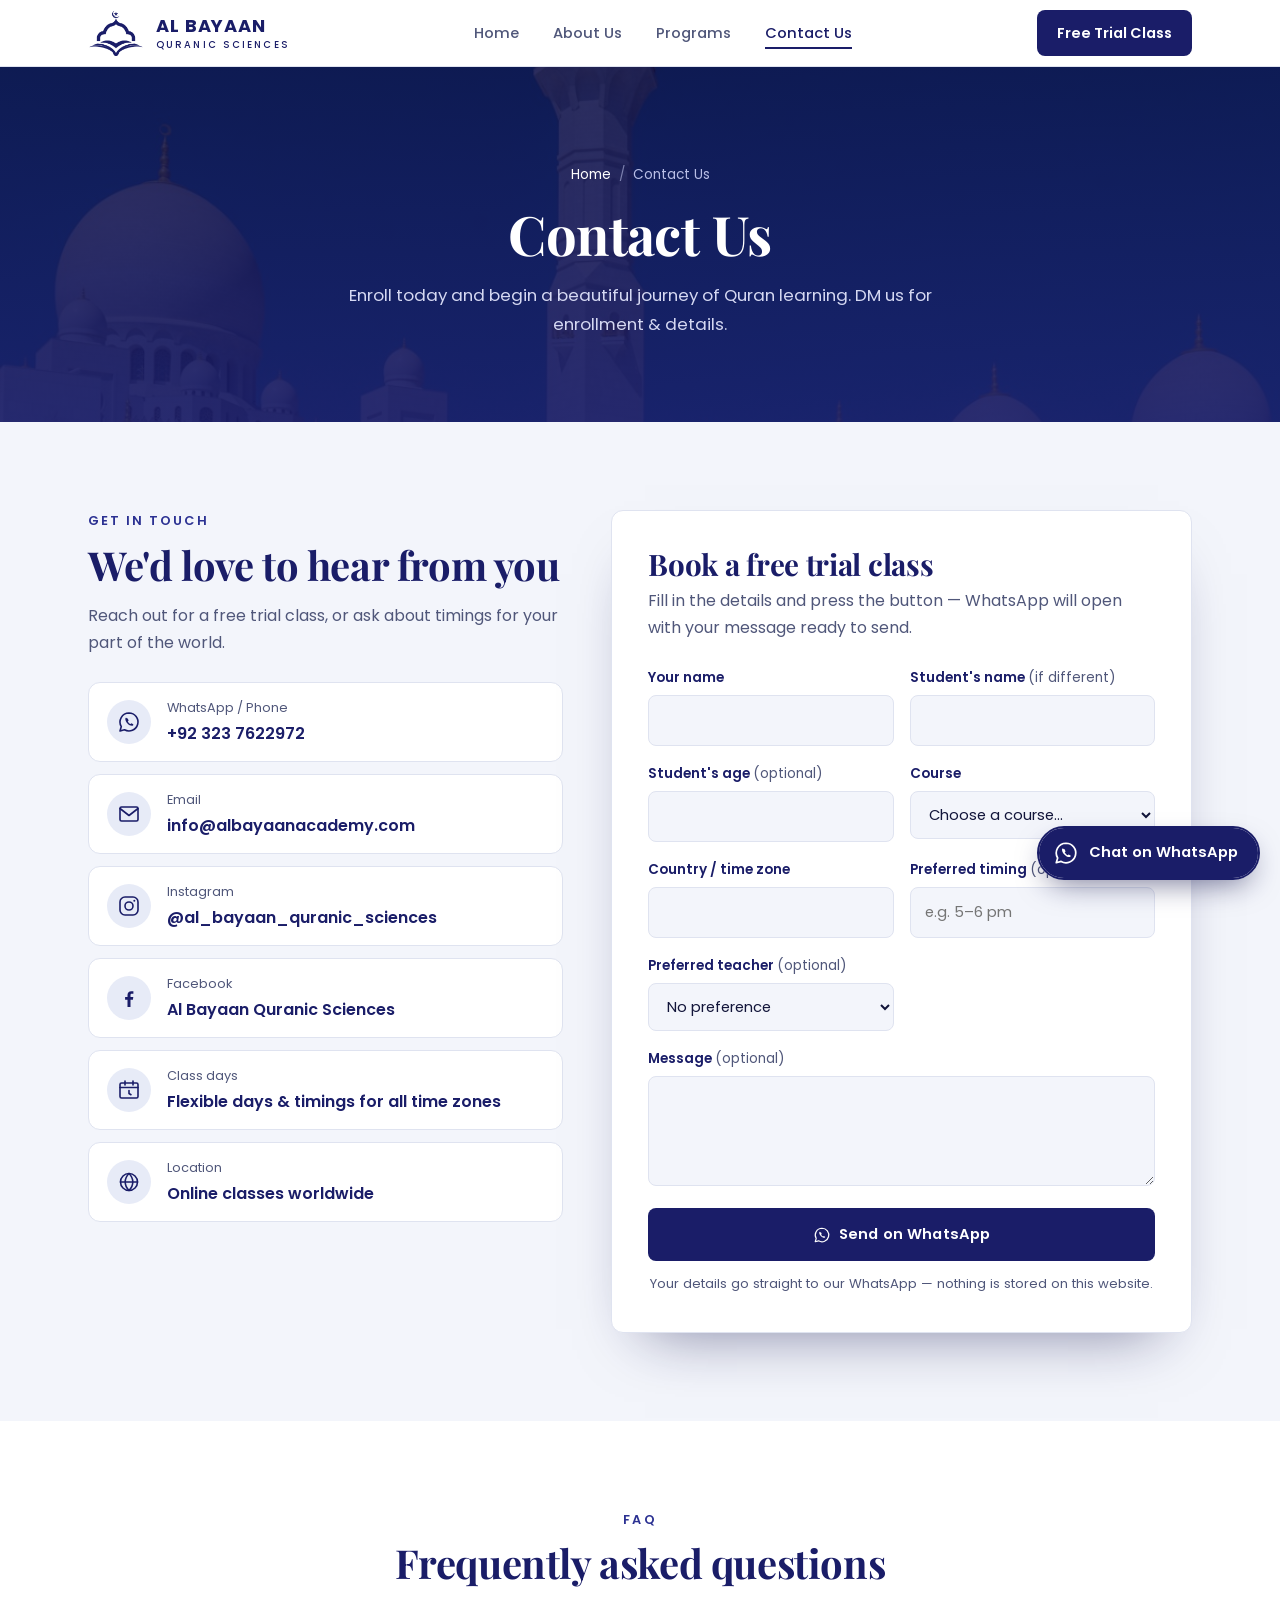
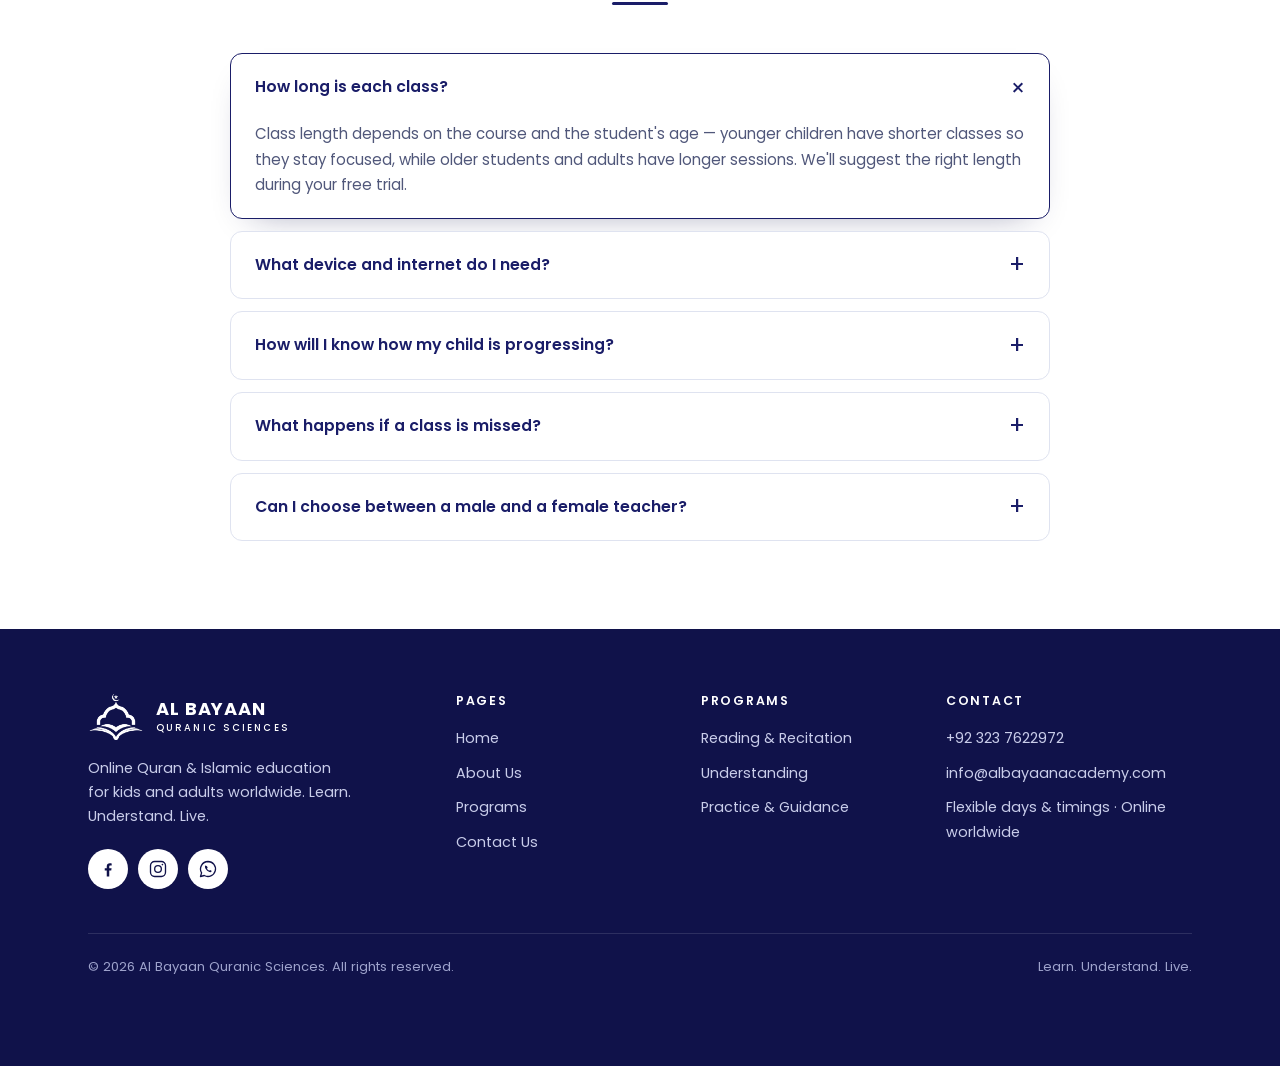
<file: contact.html>
<!DOCTYPE html>
<html lang="en">
<head>
<meta charset="UTF-8">
<meta name="viewport" content="width=device-width, initial-scale=1, viewport-fit=cover">
<title>Contact Us — Al Bayaan Quranic Sciences</title>
<meta name="theme-color" content="#1a1d68">
<link rel="icon" type="image/png" href="assets/logo-mark.png">
<link rel="preconnect" href="https://fonts.googleapis.com">
<link rel="preconnect" href="https://fonts.gstatic.com" crossorigin>
<link href="https://fonts.googleapis.com/css2?family=Playfair+Display:ital,wght@0,600;0,700;1,500&family=Poppins:wght@400;500;600;700&family=Scheherazade+New:wght@500;700&display=swap" rel="stylesheet">
<link rel="stylesheet" href="css/style.css">
<script>document.documentElement.className='js';</script>
</head>
<body>

<header>
  <nav class="wrap" aria-label="Main">
    <a class="brand" href="index.html">
      <img src="assets/logo-mark.png" alt="Al Bayaan logo" width="56" height="46">
      <span class="brand-name">Al Bayaan<small>Quranic Sciences</small></span>
    </a>
    <ul class="nav-links">
      <li><a href="index.html">Home</a></li>
      <li><a href="about.html">About Us</a></li>
      <li><a href="programs.html">Programs</a></li>
      <li><a href="contact.html" aria-current="page">Contact Us</a></li>
    </ul>
    <a class="nav-cta" href="contact.html">Free Trial Class</a>
    <button class="menu-btn" id="menuBtn" aria-label="Open menu" aria-expanded="false" aria-controls="mobileMenu"><span></span><span></span><span></span></button>
  </nav>
  <ul class="mobile-menu" id="mobileMenu" hidden>
    <li><a href="index.html">Home</a></li>
    <li><a href="about.html">About Us</a></li>
    <li><a href="programs.html">Programs</a></li>
    <li><a href="contact.html" aria-current="page">Contact Us</a></li>
    <li><a href="contact.html">Free Trial Class</a></li>
  </ul>
</header>

<main>

<section class="page-hero">
  <div class="page-hero-bg" style="background-image:url('assets/img/mosque.jpg')"></div>
  <div class="wrap">
    <ol class="crumbs"><li><a href="index.html">Home</a></li><li>Contact Us</li></ol>
    <h1>Contact Us</h1>
    <p>Enroll today and begin a beautiful journey of Quran learning. DM us for enrollment &amp; details.</p>
  </div>
</section>

<section class="tinted">
  <div class="wrap contact-layout">
    <div class="reveal from-left">
      <div class="eyebrow">Get in touch</div>
      <h2 class="title">We'd love to hear from you</h2>
      <p style="color:var(--ink-soft); margin:14px 0 26px;">Reach out for a free trial class, or ask about timings for your part of the world.</p>
      <ul class="contact-list">
        <li>
          <span class="icon"><svg viewBox="0 0 24 24" aria-hidden="true"><path d="M12 3a9 9 0 00-7.7 13.6L3 21l4.5-1.2A9 9 0 1012 3z"/><path d="M9.2 7.8c-.4 0-.9.4-.9 1.2 0 2.9 3.6 6.8 6.7 6.8.8 0 1.3-.6 1.3-1.1l-.1-.5-1.8-.9-.9.8c-1-.4-2.3-1.7-2.7-2.7l.8-.9-.8-1.9-.6-.1z" class="fill"/></svg></span>
          <div><span class="label">WhatsApp / Phone</span><a href="https://wa.me/923237622972" target="_blank" rel="noopener">+92 323 7622972</a></div>
        </li>
        <li>
          <span class="icon"><svg viewBox="0 0 24 24" aria-hidden="true"><rect x="3" y="5" width="18" height="14" rx="1.5"/><path d="M3 6.5l9 7 9-7"/></svg></span>
          <div><span class="label">Email</span><a href="mailto:info@albayaanacademy.com">info@albayaanacademy.com</a></div>
        </li>
        <li>
          <span class="icon"><svg viewBox="0 0 24 24" aria-hidden="true"><rect x="3" y="3" width="18" height="18" rx="5"/><circle cx="12" cy="12" r="4"/><circle cx="17.3" cy="6.7" r="1" class="fill"/></svg></span>
          <div><span class="label">Instagram</span><a href="https://www.instagram.com/al_bayaan_quranic_sciences" target="_blank" rel="noopener">@al_bayaan_<wbr>quranic_sciences</a></div>
        </li>
        <li>
          <span class="icon"><svg viewBox="0 0 24 24" aria-hidden="true"><path class="fill" d="M13.5 21v-7.2h2.4l.4-2.8h-2.8V9.2c0-.8.2-1.4 1.4-1.4h1.5V5.3c-.3 0-1.1-.1-2.2-.1-2.2 0-3.7 1.3-3.7 3.8V11H8.1v2.8h2.4V21h3z"/></svg></span>
          <div><span class="label">Facebook</span><a href="https://www.facebook.com/share/1FpmnvpeL7/" target="_blank" rel="noopener">Al Bayaan Quranic Sciences</a></div>
        </li>
        <li>
          <span class="icon"><svg viewBox="0 0 24 24" aria-hidden="true"><rect x="3" y="5" width="18" height="15" rx="1.5"/><path d="M3 9.5h18M8 3v4M16 3v4M12 12.5v3l2 1.2"/></svg></span>
          <div><span class="label">Class days</span><span class="val">Flexible days &amp; timings for all time zones</span></div>
        </li>
        <li>
          <span class="icon"><svg viewBox="0 0 24 24" aria-hidden="true"><circle cx="12" cy="12" r="8.5"/><path d="M3.5 12h17M12 3.5c2.5 2.5 3.8 5.5 3.8 8.5s-1.3 6-3.8 8.5c-2.5-2.5-3.8-5.5-3.8-8.5S9.5 6 12 3.5z"/></svg></span>
          <div><span class="label">Location</span><span class="val">Online classes worldwide</span></div>
        </li>
      </ul>
    </div>

    <div class="form-card reveal from-right">
      <h2>Book a free trial class</h2>
      <p>Fill in the details and press the button — WhatsApp will open with your message ready to send.</p>
      <form id="enrollForm" novalidate>
        <div class="form-grid">
          <div class="field">
            <label for="f-name">Your name</label>
            <input id="f-name" name="name" type="text" autocomplete="name" required>
            <span class="err" hidden>Please enter your name.</span>
          </div>
          <div class="field">
            <label for="f-student">Student's name <i>(if different)</i></label>
            <input id="f-student" name="student" type="text">
          </div>
          <div class="field">
            <label for="f-age">Student's age <i>(optional)</i></label>
            <input id="f-age" name="age" type="text" inputmode="numeric">
          </div>
          <div class="field">
            <label for="f-course">Course</label>
            <select id="f-course" name="course" required>
              <option value="">Choose a course…</option>
              <option>Qaeeda</option>
              <option>Nazra</option>
              <option>Prayer</option>
              <option>Quranic Stories</option>
              <option>Translation of the Holy Quran</option>
              <option>Tafseer</option>
              <option>Ahkam</option>
              <option>Counselling</option>
              <option>Basic Islamic Studies</option>
              <option>Hifz &amp; Tajweed</option>
              <option>Not sure yet</option>
            </select>
            <span class="err" hidden>Please choose a course.</span>
          </div>
          <div class="field">
            <label for="f-country">Country / time zone</label>
            <input id="f-country" name="country" type="text" autocomplete="country-name" required>
            <span class="err" hidden>Please enter your country.</span>
          </div>
          <div class="field">
            <label for="f-timing">Preferred timing <i>(optional)</i></label>
            <input id="f-timing" name="timing" type="text" placeholder="e.g. 5–6 pm">
          </div>
          <div class="field">
            <label for="f-teacher">Preferred teacher <i>(optional)</i></label>
            <select id="f-teacher" name="teacher">
              <option value="">No preference</option>
              <option>Male teacher</option>
              <option>Female teacher</option>
            </select>
          </div>
          <div class="field full">
            <label for="f-message">Message <i>(optional)</i></label>
            <textarea id="f-message" name="message"></textarea>
          </div>
        </div>
        <button class="btn btn-primary" type="submit">
          <svg viewBox="0 0 24 24" aria-hidden="true"><path d="M12 3a9 9 0 00-7.7 13.6L3 21l4.5-1.2A9 9 0 1012 3z"/><path d="M9.2 7.8c-.4 0-.9.4-.9 1.2 0 2.9 3.6 6.8 6.7 6.8.8 0 1.3-.6 1.3-1.1l-.1-.5-1.8-.9-.9.8c-1-.4-2.3-1.7-2.7-2.7l.8-.9-.8-1.9-.6-.1z" class="fill"/></svg>
          Send on WhatsApp
        </button>
        <p class="form-note">Your details go straight to our WhatsApp — nothing is stored on this website.</p>
        <div class="form-success" id="formSuccess" hidden>WhatsApp has opened with your details. Just press <b>Send</b> and we'll reply soon, in shaa Allah.</div>
      </form>
    </div>
  </div>
</section>

<!-- ===== FAQ ===== -->
<section>
  <div class="wrap">
    <div class="section-head center reveal">
      <div class="eyebrow">FAQ</div>
      <h2>Frequently asked questions</h2>
    </div>
    <div class="faq reveal">
      <details open>
        <summary>How long is each class?</summary>
        <p>Class length depends on the course and the student's age — younger children have shorter classes so they stay focused, while older students and adults have longer sessions. We'll suggest the right length during your free trial.</p>
      </details>
      <details>
        <summary>What device and internet do I need?</summary>
        <p>Classes can be held on any online video call or meeting platform you are comfortable with, such as Zoom, Google Meet, Skype or WhatsApp. A phone, tablet, laptop or computer with a stable internet connection is all you need. A headset or earphones help with hearing pronunciation clearly.</p>
      </details>
      <details>
        <summary>How will I know how my child is progressing?</summary>
        <p>The teacher sends parents a progress update on WhatsApp every month, covering what was learned, how the student is doing, and what to practise next.</p>
      </details>
      <details>
        <summary>What happens if a class is missed?</summary>
        <p>If you let the teacher know in advance, the class will be rescheduled to another time that suits you.</p>
      </details>
      <details>
        <summary>Can I choose between a male and a female teacher?</summary>
        <p>Yes. We have qualified male and female teachers — just select your preference in the form above.</p>
      </details>
    </div>
  </div>
</section>

</main>


<!-- ===== FOOTER ===== -->
<footer>
  <div class="wrap foot-grid">
    <div>
      <a class="brand brand-light" href="index.html">
        <img src="assets/logo-mark-white.png" alt="Al Bayaan logo" width="56" height="46">
        <span class="brand-name">Al Bayaan<small>Quranic Sciences</small></span>
      </a>
      <p class="foot-about">Online Quran &amp; Islamic education for kids and adults worldwide. Learn. Understand. Live.</p>
      <div class="socials">
        <a href="https://www.facebook.com/share/1FpmnvpeL7/" target="_blank" rel="noopener" aria-label="Facebook"><svg viewBox="0 0 24 24" aria-hidden="true"><path class="fill" d="M13.5 21v-7.2h2.4l.4-2.8h-2.8V9.2c0-.8.2-1.4 1.4-1.4h1.5V5.3c-.3 0-1.1-.1-2.2-.1-2.2 0-3.7 1.3-3.7 3.8V11H8.1v2.8h2.4V21h3z"/></svg></a>
        <a href="https://www.instagram.com/al_bayaan_quranic_sciences" target="_blank" rel="noopener" aria-label="Instagram"><svg viewBox="0 0 24 24" aria-hidden="true"><rect x="3" y="3" width="18" height="18" rx="5"/><circle cx="12" cy="12" r="4"/><circle cx="17.3" cy="6.7" r="1" class="fill"/></svg></a>
        <a href="https://wa.me/923237622972" target="_blank" rel="noopener" aria-label="WhatsApp"><svg viewBox="0 0 24 24" aria-hidden="true"><path d="M12 3a9 9 0 00-7.7 13.6L3 21l4.5-1.2A9 9 0 1012 3z"/><path d="M9.2 7.8c-.4 0-.9.4-.9 1.2 0 2.9 3.6 6.8 6.7 6.8.8 0 1.3-.6 1.3-1.1l-.1-.5-1.8-.9-.9.8c-1-.4-2.3-1.7-2.7-2.7l.8-.9-.8-1.9-.6-.1z" class="fill"/></svg></a>
      </div>
    </div>
    <div>
      <h3>Pages</h3>
      <ul class="foot-links">
        <li><a href="index.html">Home</a></li>
        <li><a href="about.html">About Us</a></li>
        <li><a href="programs.html">Programs</a></li>
        <li><a href="contact.html">Contact Us</a></li>
      </ul>
    </div>
    <div>
      <h3>Programs</h3>
      <ul class="foot-links">
        <li><a href="programs.html?cat=recitation">Reading &amp; Recitation</a></li>
        <li><a href="programs.html?cat=understanding">Understanding</a></li>
        <li><a href="programs.html?cat=practice">Practice &amp; Guidance</a></li>
      </ul>
    </div>
    <div>
      <h3>Contact</h3>
      <ul class="foot-links">
        <li><a href="https://wa.me/923237622972" target="_blank" rel="noopener">+92 323 7622972</a></li>
        <li><a href="mailto:info@albayaanacademy.com">info@albayaanacademy.com</a></li>
        <li>Flexible days &amp; timings · Online worldwide</li>
      </ul>
    </div>
  </div>
  <div class="wrap">
    <div class="foot-bottom">
      <span>&copy; <span id="year">2026</span> Al Bayaan Quranic Sciences. All rights reserved.</span>
      <span>Learn. Understand. Live.</span>
    </div>
  </div>
</footer>

<a class="wa-float" href="https://wa.me/923237622972" target="_blank" rel="noopener" aria-label="Chat with us on WhatsApp">
  <svg viewBox="0 0 24 24" aria-hidden="true"><path d="M12 3a9 9 0 00-7.7 13.6L3 21l4.5-1.2A9 9 0 1012 3z"/><path d="M9.2 7.8c-.4 0-.9.4-.9 1.2 0 2.9 3.6 6.8 6.7 6.8.8 0 1.3-.6 1.3-1.1l-.1-.5-1.8-.9-.9.8c-1-.4-2.3-1.7-2.7-2.7l.8-.9-.8-1.9-.6-.1z" class="fill"/></svg>
  <span>Chat on WhatsApp</span>
</a>

<script src="js/script.js"></script>
</body>
</html>
</file>
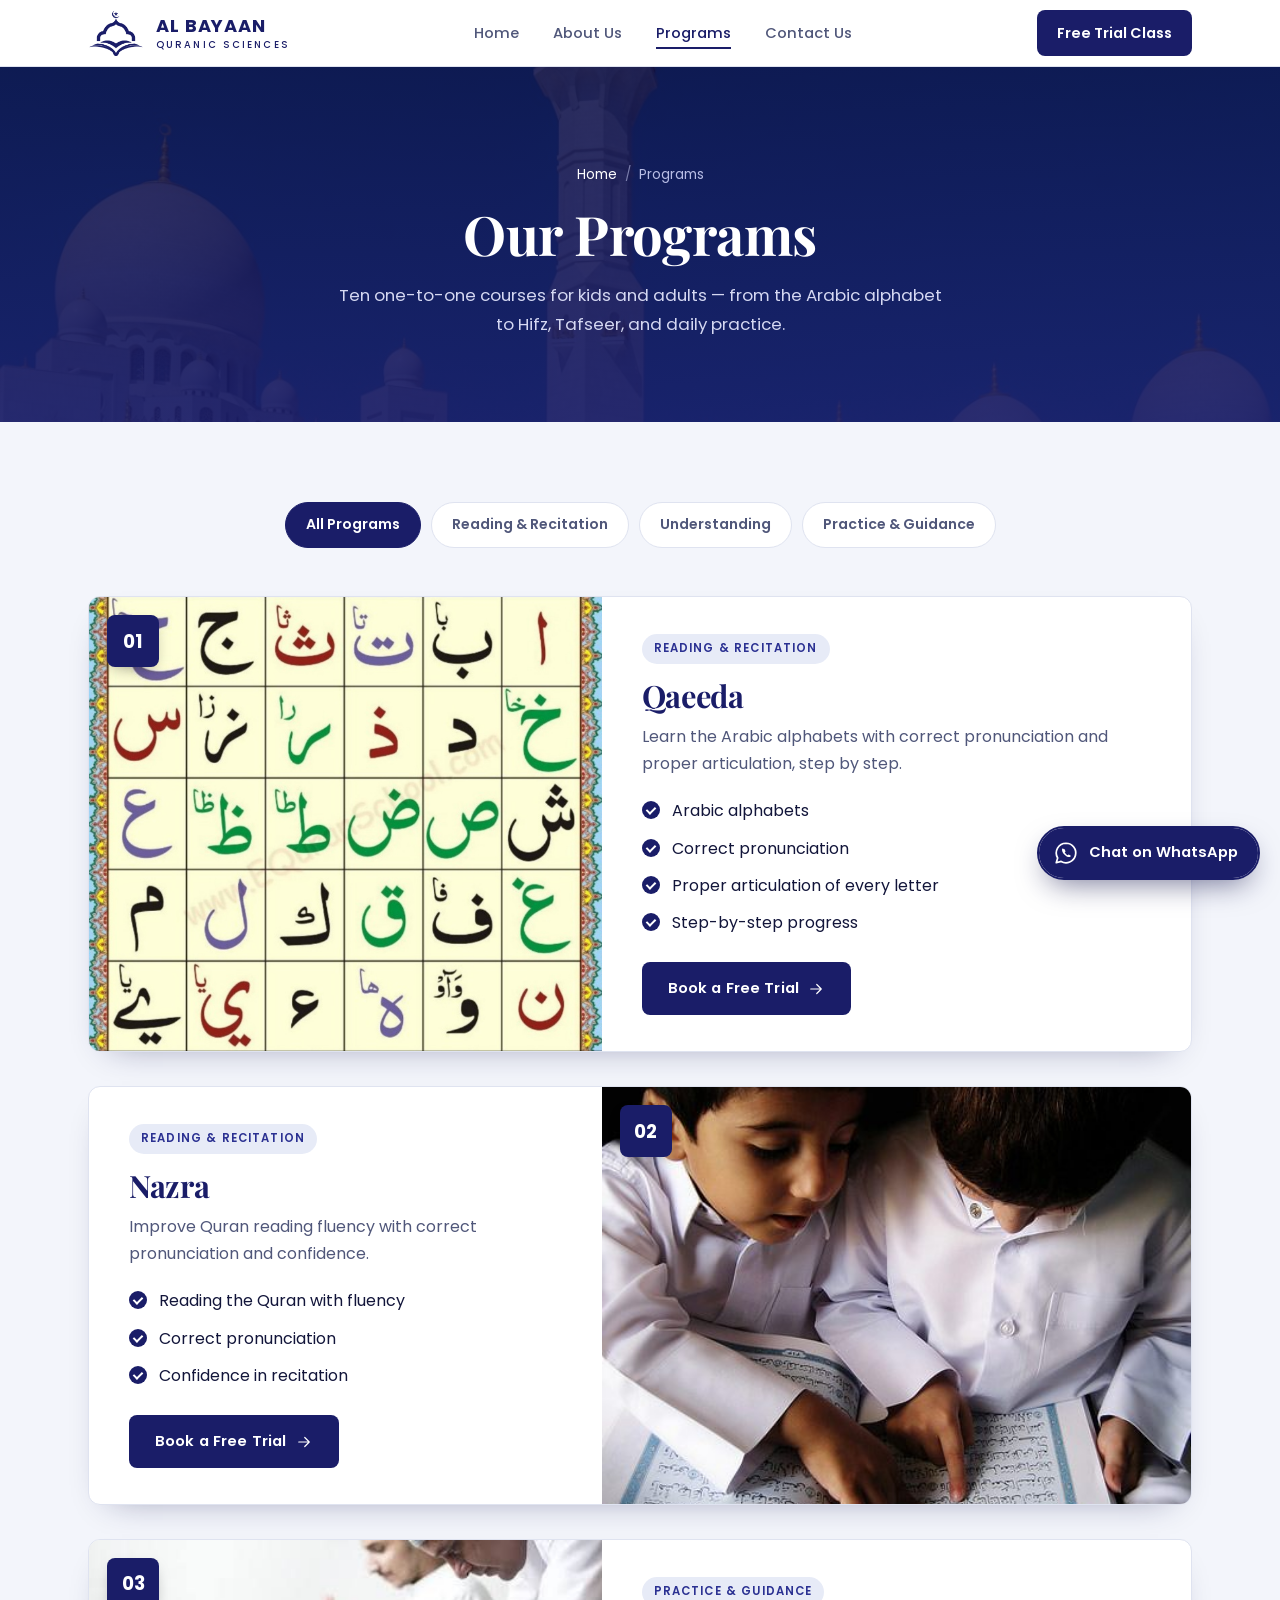
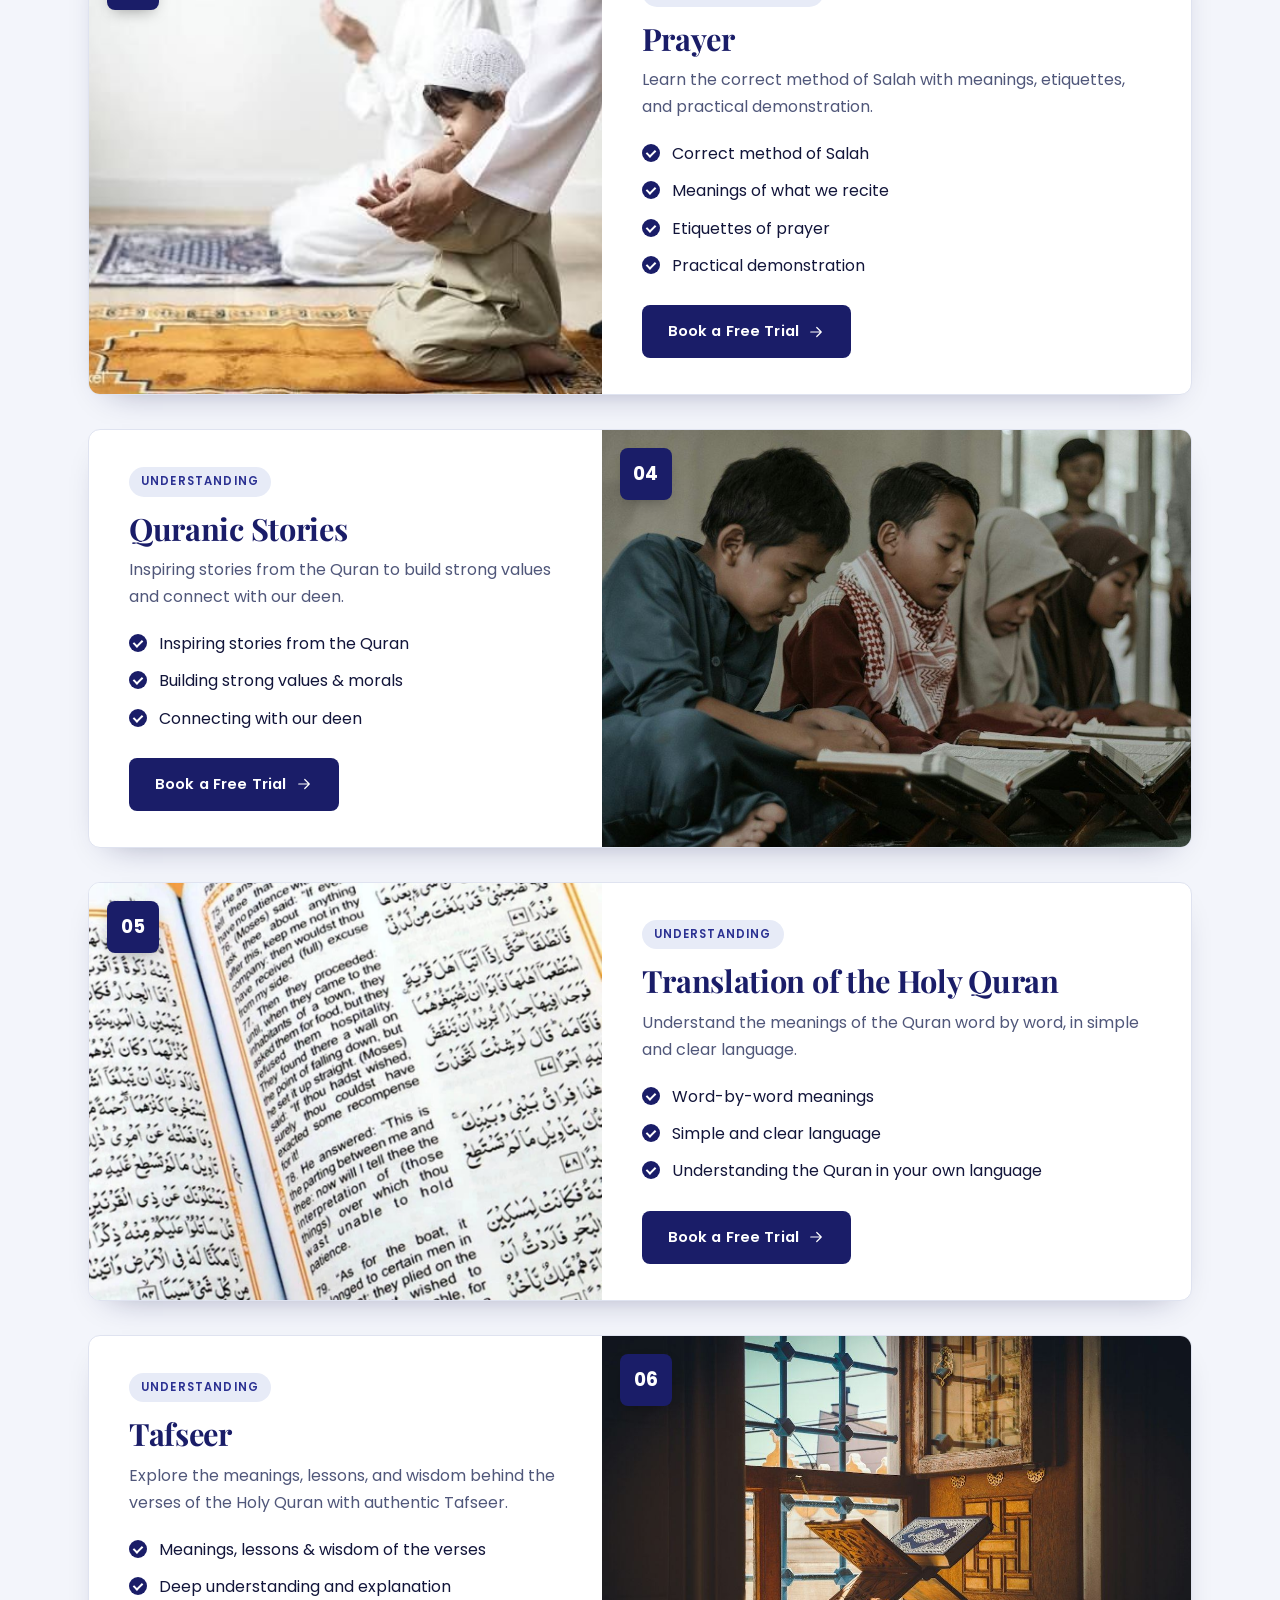
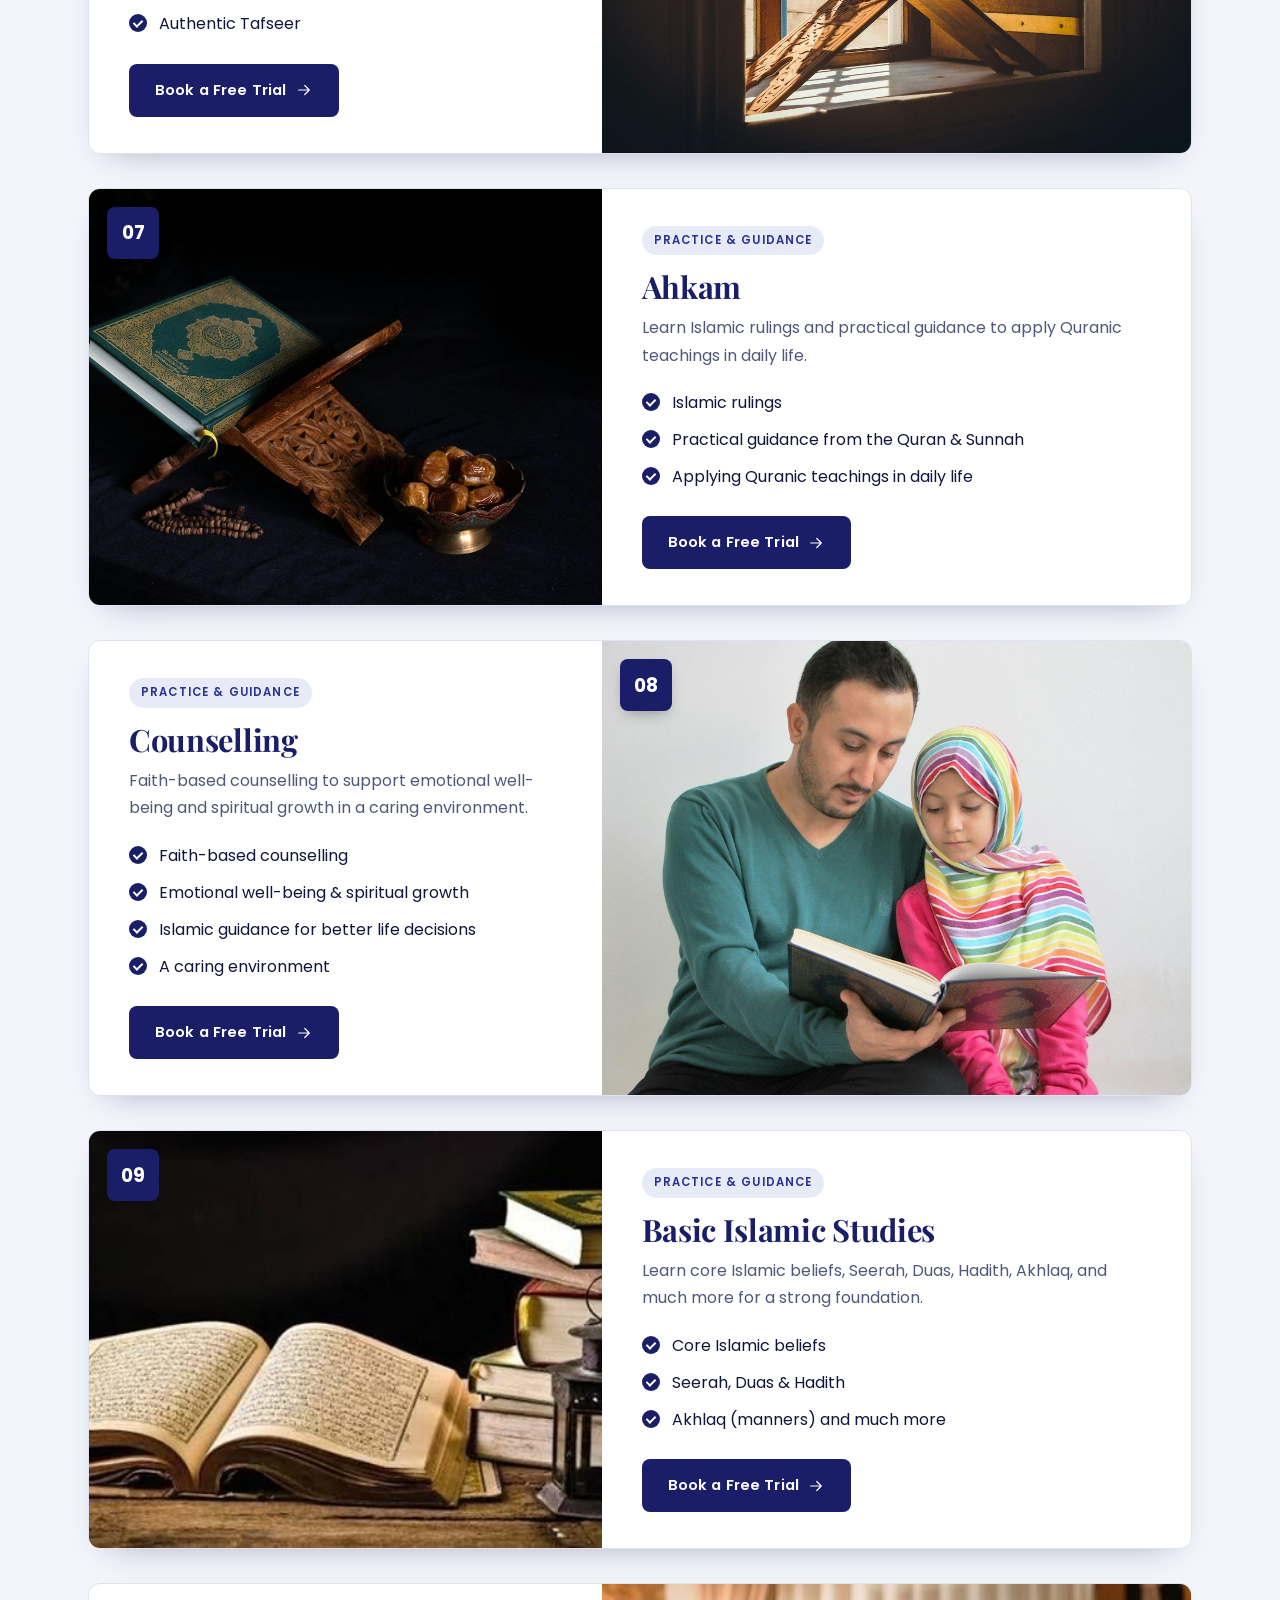
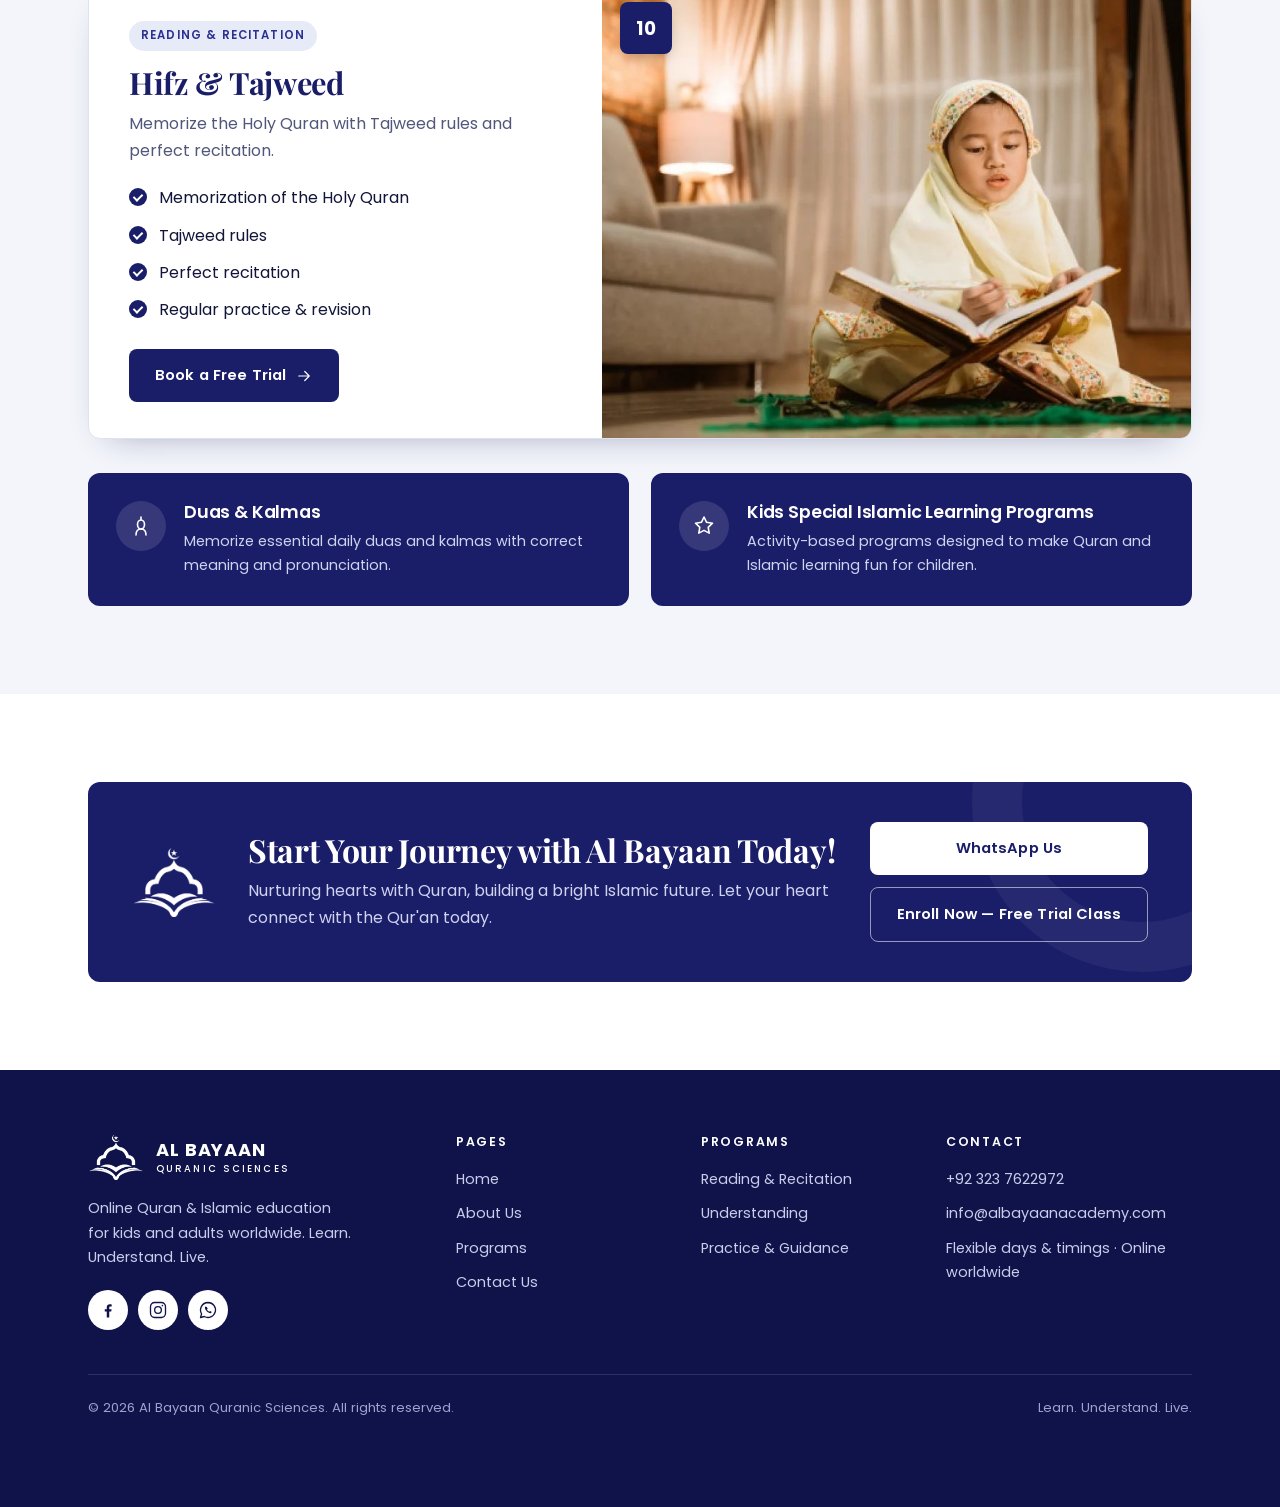
<file: programs.html>
<!DOCTYPE html>
<html lang="en">
<head>
<meta charset="UTF-8">
<meta name="viewport" content="width=device-width, initial-scale=1, viewport-fit=cover">
<title>Programs — Al Bayaan Quranic Sciences</title>
<meta name="theme-color" content="#1a1d68">
<link rel="icon" type="image/png" href="assets/logo-mark.png">
<link rel="preconnect" href="https://fonts.googleapis.com">
<link rel="preconnect" href="https://fonts.gstatic.com" crossorigin>
<link href="https://fonts.googleapis.com/css2?family=Playfair+Display:ital,wght@0,600;0,700;1,500&family=Poppins:wght@400;500;600;700&family=Scheherazade+New:wght@500;700&display=swap" rel="stylesheet">
<link rel="stylesheet" href="css/style.css">
<script>document.documentElement.className='js';</script>
</head>
<body>

<header>
  <nav class="wrap" aria-label="Main">
    <a class="brand" href="index.html">
      <img src="assets/logo-mark.png" alt="Al Bayaan logo" width="56" height="46">
      <span class="brand-name">Al Bayaan<small>Quranic Sciences</small></span>
    </a>
    <ul class="nav-links">
      <li><a href="index.html">Home</a></li>
      <li><a href="about.html">About Us</a></li>
      <li><a href="programs.html" aria-current="page">Programs</a></li>
      <li><a href="contact.html">Contact Us</a></li>
    </ul>
    <a class="nav-cta" href="contact.html">Free Trial Class</a>
    <button class="menu-btn" id="menuBtn" aria-label="Open menu" aria-expanded="false" aria-controls="mobileMenu"><span></span><span></span><span></span></button>
  </nav>
  <ul class="mobile-menu" id="mobileMenu" hidden>
    <li><a href="index.html">Home</a></li>
    <li><a href="about.html">About Us</a></li>
    <li><a href="programs.html" aria-current="page">Programs</a></li>
    <li><a href="contact.html">Contact Us</a></li>
    <li><a href="contact.html">Free Trial Class</a></li>
  </ul>
</header>

<main>

<section class="page-hero">
  <div class="page-hero-bg" style="background-image:url('assets/img/mosque.jpg')"></div>
  <div class="wrap">
    <ol class="crumbs"><li><a href="index.html">Home</a></li><li>Programs</li></ol>
    <h1>Our Programs</h1>
    <p>Ten one-to-one courses for kids and adults — from the Arabic alphabet to Hifz, Tafseer, and daily practice.</p>
  </div>
</section>

<section class="tinted">
  <div class="wrap">
    <div class="filters reveal" role="group" aria-label="Filter programs">
      <button type="button" data-filter="all" aria-pressed="true">All Programs</button>
      <button type="button" data-filter="recitation" aria-pressed="false">Reading &amp; Recitation</button>
      <button type="button" data-filter="understanding" aria-pressed="false">Understanding</button>
      <button type="button" data-filter="practice" aria-pressed="false">Practice &amp; Guidance</button>
    </div>

    <div class="programs">

      <article class="program reveal" id="qaeeda" data-cat="recitation">
        <div class="program-img"><img src="assets/img/qaida-letters.jpg" alt="A colourful Qaida chart of the Arabic alphabet" loading="lazy"><span class="num">01</span></div>
        <div class="program-body">
          <span class="tag">Reading &amp; Recitation</span>
          <h2>Qaeeda</h2>
          <p>Learn the Arabic alphabets with correct pronunciation and proper articulation, step by step.</p>
          <ul class="ticks">
            <li>Arabic alphabets</li>
            <li>Correct pronunciation</li>
            <li>Proper articulation of every letter</li>
            <li>Step-by-step progress</li>
          </ul>
          <a class="btn btn-primary" href="contact.html?course=Qaeeda">Book a Free Trial <svg viewBox="0 0 24 24" aria-hidden="true"><path d="M5 12h14M13 6l6 6-6 6"/></svg></a>
        </div>
      </article>

      <article class="program reveal" id="nazra" data-cat="recitation">
        <div class="program-img"><img src="assets/img/boys-reading.jpg" alt="Two boys following the lines of the Quran with their fingers" loading="lazy"><span class="num">02</span></div>
        <div class="program-body">
          <span class="tag">Reading &amp; Recitation</span>
          <h2>Nazra</h2>
          <p>Improve Quran reading fluency with correct pronunciation and confidence.</p>
          <ul class="ticks">
            <li>Reading the Quran with fluency</li>
            <li>Correct pronunciation</li>
            <li>Confidence in recitation</li>
          </ul>
          <a class="btn btn-primary" href="contact.html?course=Nazra">Book a Free Trial <svg viewBox="0 0 24 24" aria-hidden="true"><path d="M5 12h14M13 6l6 6-6 6"/></svg></a>
        </div>
      </article>

      <article class="program reveal" id="prayer" data-cat="practice">
        <div class="program-img"><img src="assets/img/prayer-father-son.jpg" alt="A father guiding his young son in making dua on a prayer mat" loading="lazy"><span class="num">03</span></div>
        <div class="program-body">
          <span class="tag">Practice &amp; Guidance</span>
          <h2>Prayer</h2>
          <p>Learn the correct method of Salah with meanings, etiquettes, and practical demonstration.</p>
          <ul class="ticks">
            <li>Correct method of Salah</li>
            <li>Meanings of what we recite</li>
            <li>Etiquettes of prayer</li>
            <li>Practical demonstration</li>
          </ul>
          <a class="btn btn-primary" href="contact.html?course=Prayer">Book a Free Trial <svg viewBox="0 0 24 24" aria-hidden="true"><path d="M5 12h14M13 6l6 6-6 6"/></svg></a>
        </div>
      </article>

      <article class="program reveal" id="stories" data-cat="understanding">
        <div class="program-img"><img src="assets/img/kids-group.jpg" alt="Children reading the Quran together" loading="lazy"><span class="num">04</span></div>
        <div class="program-body">
          <span class="tag">Understanding</span>
          <h2>Quranic Stories</h2>
          <p>Inspiring stories from the Quran to build strong values and connect with our deen.</p>
          <ul class="ticks">
            <li>Inspiring stories from the Quran</li>
            <li>Building strong values &amp; morals</li>
            <li>Connecting with our deen</li>
          </ul>
          <a class="btn btn-primary" href="contact.html?course=Quranic%20Stories">Book a Free Trial <svg viewBox="0 0 24 24" aria-hidden="true"><path d="M5 12h14M13 6l6 6-6 6"/></svg></a>
        </div>
      </article>

      <article class="program reveal" id="translation" data-cat="understanding">
        <div class="program-img"><img src="assets/img/translation.jpg" alt="A Quran with Arabic text and English translation side by side" loading="lazy"><span class="num">05</span></div>
        <div class="program-body">
          <span class="tag">Understanding</span>
          <h2>Translation of the Holy Quran</h2>
          <p>Understand the meanings of the Quran word by word, in simple and clear language.</p>
          <ul class="ticks">
            <li>Word-by-word meanings</li>
            <li>Simple and clear language</li>
            <li>Understanding the Quran in your own language</li>
          </ul>
          <a class="btn btn-primary" href="contact.html?course=Translation%20of%20the%20Holy%20Quran">Book a Free Trial <svg viewBox="0 0 24 24" aria-hidden="true"><path d="M5 12h14M13 6l6 6-6 6"/></svg></a>
        </div>
      </article>

      <article class="program reveal" id="tafseer" data-cat="understanding">
        <div class="program-img"><img src="assets/img/rehal-window.jpg" alt="A Quran on a wooden stand by a window" loading="lazy"><span class="num">06</span></div>
        <div class="program-body">
          <span class="tag">Understanding</span>
          <h2>Tafseer</h2>
          <p>Explore the meanings, lessons, and wisdom behind the verses of the Holy Quran with authentic Tafseer.</p>
          <ul class="ticks">
            <li>Meanings, lessons &amp; wisdom of the verses</li>
            <li>Deep understanding and explanation</li>
            <li>Authentic Tafseer</li>
          </ul>
          <a class="btn btn-primary" href="contact.html?course=Tafseer">Book a Free Trial <svg viewBox="0 0 24 24" aria-hidden="true"><path d="M5 12h14M13 6l6 6-6 6"/></svg></a>
        </div>
      </article>

      <article class="program reveal" id="ahkam" data-cat="practice">
        <div class="program-img"><img src="assets/img/quran-stand.jpg" alt="A Quran on a carved wooden stand" loading="lazy"><span class="num">07</span></div>
        <div class="program-body">
          <span class="tag">Practice &amp; Guidance</span>
          <h2>Ahkam</h2>
          <p>Learn Islamic rulings and practical guidance to apply Quranic teachings in daily life.</p>
          <ul class="ticks">
            <li>Islamic rulings</li>
            <li>Practical guidance from the Quran &amp; Sunnah</li>
            <li>Applying Quranic teachings in daily life</li>
          </ul>
          <a class="btn btn-primary" href="contact.html?course=Ahkam">Book a Free Trial <svg viewBox="0 0 24 24" aria-hidden="true"><path d="M5 12h14M13 6l6 6-6 6"/></svg></a>
        </div>
      </article>

      <article class="program reveal" id="counselling" data-cat="practice">
        <div class="program-img"><img src="assets/img/mentor.jpg" alt="An adult and a child reading a book together" loading="lazy"><span class="num">08</span></div>
        <div class="program-body">
          <span class="tag">Practice &amp; Guidance</span>
          <h2>Counselling</h2>
          <p>Faith-based counselling to support emotional well-being and spiritual growth in a caring environment.</p>
          <ul class="ticks">
            <li>Faith-based counselling</li>
            <li>Emotional well-being &amp; spiritual growth</li>
            <li>Islamic guidance for better life decisions</li>
            <li>A caring environment</li>
          </ul>
          <a class="btn btn-primary" href="contact.html?course=Counselling">Book a Free Trial <svg viewBox="0 0 24 24" aria-hidden="true"><path d="M5 12h14M13 6l6 6-6 6"/></svg></a>
        </div>
      </article>

      <article class="program reveal" id="islamic-studies" data-cat="practice">
        <div class="program-img"><img src="assets/img/islamic-books.jpg" alt="An open book beside a stack of Islamic books and a lantern" loading="lazy"><span class="num">09</span></div>
        <div class="program-body">
          <span class="tag">Practice &amp; Guidance</span>
          <h2>Basic Islamic Studies</h2>
          <p>Learn core Islamic beliefs, Seerah, Duas, Hadith, Akhlaq, and much more for a strong foundation.</p>
          <ul class="ticks">
            <li>Core Islamic beliefs</li>
            <li>Seerah, Duas &amp; Hadith</li>
            <li>Akhlaq (manners) and much more</li>
          </ul>
          <a class="btn btn-primary" href="contact.html?course=Basic%20Islamic%20Studies">Book a Free Trial <svg viewBox="0 0 24 24" aria-hidden="true"><path d="M5 12h14M13 6l6 6-6 6"/></svg></a>
        </div>
      </article>

      <article class="program reveal" id="hifz" data-cat="recitation">
        <div class="program-img"><img src="assets/img/girl-rehal.jpg" alt="A young girl reciting the Quran from a wooden stand at home" loading="lazy"><span class="num">10</span></div>
        <div class="program-body">
          <span class="tag">Reading &amp; Recitation</span>
          <h2>Hifz &amp; Tajweed</h2>
          <p>Memorize the Holy Quran with Tajweed rules and perfect recitation.</p>
          <ul class="ticks">
            <li>Memorization of the Holy Quran</li>
            <li>Tajweed rules</li>
            <li>Perfect recitation</li>
            <li>Regular practice &amp; revision</li>
          </ul>
          <a class="btn btn-primary" href="contact.html?course=Hifz%20%26%20Tajweed">Book a Free Trial <svg viewBox="0 0 24 24" aria-hidden="true"><path d="M5 12h14M13 6l6 6-6 6"/></svg></a>
        </div>
      </article>
    </div>

    <div class="extra-programs">
      <div class="extra reveal">
        <span class="icon"><svg viewBox="0 0 24 24" aria-hidden="true"><path d="M12 3v3M7 21c0-4 2-6 5-6s5 2 5 6"/><path d="M8.5 10.5C8.5 8 10 6 12 6s3.5 2 3.5 4.5S14 15 12 15s-3.5-2-3.5-4.5z"/></svg></span>
        <div><h3>Duas &amp; Kalmas</h3><p>Memorize essential daily duas and kalmas with correct meaning and pronunciation.</p></div>
      </div>
      <div class="extra reveal" style="--d:.1s">
        <span class="icon"><svg viewBox="0 0 24 24" aria-hidden="true"><path d="M12 3l2.6 5.3 5.9.9-4.3 4.1 1 5.8L12 16.4 6.8 19.1l1-5.8L3.5 9.2l5.9-.9L12 3z"/></svg></span>
        <div><h3>Kids Special Islamic Learning Programs</h3><p>Activity-based programs designed to make Quran and Islamic learning fun for children.</p></div>
      </div>
    </div>
  </div>
</section>

<!-- ===== CTA ===== -->
<section class="cta-section">
  <div class="wrap">
    <div class="cta reveal zoom">
      <img class="cta-mark" src="assets/logo-mark-white.png" alt="" width="84" height="69">
      <div class="cta-copy">
        <h2>Start Your Journey with Al Bayaan Today!</h2>
        <p>Nurturing hearts with Quran, building a bright Islamic future. Let your heart connect with the Qur'an today.</p>
      </div>
      <div class="cta-actions">
        <a class="btn btn-white" href="https://wa.me/923237622972" target="_blank" rel="noopener">WhatsApp Us</a>
        <a class="btn btn-ghost-light" href="contact.html">Enroll Now — Free Trial Class</a>
      </div>
    </div>
  </div>
</section>
</main>


<!-- ===== FOOTER ===== -->
<footer>
  <div class="wrap foot-grid">
    <div>
      <a class="brand brand-light" href="index.html">
        <img src="assets/logo-mark-white.png" alt="Al Bayaan logo" width="56" height="46">
        <span class="brand-name">Al Bayaan<small>Quranic Sciences</small></span>
      </a>
      <p class="foot-about">Online Quran &amp; Islamic education for kids and adults worldwide. Learn. Understand. Live.</p>
      <div class="socials">
        <a href="https://www.facebook.com/share/1FpmnvpeL7/" target="_blank" rel="noopener" aria-label="Facebook"><svg viewBox="0 0 24 24" aria-hidden="true"><path class="fill" d="M13.5 21v-7.2h2.4l.4-2.8h-2.8V9.2c0-.8.2-1.4 1.4-1.4h1.5V5.3c-.3 0-1.1-.1-2.2-.1-2.2 0-3.7 1.3-3.7 3.8V11H8.1v2.8h2.4V21h3z"/></svg></a>
        <a href="https://www.instagram.com/al_bayaan_quranic_sciences" target="_blank" rel="noopener" aria-label="Instagram"><svg viewBox="0 0 24 24" aria-hidden="true"><rect x="3" y="3" width="18" height="18" rx="5"/><circle cx="12" cy="12" r="4"/><circle cx="17.3" cy="6.7" r="1" class="fill"/></svg></a>
        <a href="https://wa.me/923237622972" target="_blank" rel="noopener" aria-label="WhatsApp"><svg viewBox="0 0 24 24" aria-hidden="true"><path d="M12 3a9 9 0 00-7.7 13.6L3 21l4.5-1.2A9 9 0 1012 3z"/><path d="M9.2 7.8c-.4 0-.9.4-.9 1.2 0 2.9 3.6 6.8 6.7 6.8.8 0 1.3-.6 1.3-1.1l-.1-.5-1.8-.9-.9.8c-1-.4-2.3-1.7-2.7-2.7l.8-.9-.8-1.9-.6-.1z" class="fill"/></svg></a>
      </div>
    </div>
    <div>
      <h3>Pages</h3>
      <ul class="foot-links">
        <li><a href="index.html">Home</a></li>
        <li><a href="about.html">About Us</a></li>
        <li><a href="programs.html">Programs</a></li>
        <li><a href="contact.html">Contact Us</a></li>
      </ul>
    </div>
    <div>
      <h3>Programs</h3>
      <ul class="foot-links">
        <li><a href="programs.html?cat=recitation">Reading &amp; Recitation</a></li>
        <li><a href="programs.html?cat=understanding">Understanding</a></li>
        <li><a href="programs.html?cat=practice">Practice &amp; Guidance</a></li>
      </ul>
    </div>
    <div>
      <h3>Contact</h3>
      <ul class="foot-links">
        <li><a href="https://wa.me/923237622972" target="_blank" rel="noopener">+92 323 7622972</a></li>
        <li><a href="mailto:info@albayaanacademy.com">info@albayaanacademy.com</a></li>
        <li>Flexible days &amp; timings · Online worldwide</li>
      </ul>
    </div>
  </div>
  <div class="wrap">
    <div class="foot-bottom">
      <span>&copy; <span id="year">2026</span> Al Bayaan Quranic Sciences. All rights reserved.</span>
      <span>Learn. Understand. Live.</span>
    </div>
  </div>
</footer>

<a class="wa-float" href="https://wa.me/923237622972" target="_blank" rel="noopener" aria-label="Chat with us on WhatsApp">
  <svg viewBox="0 0 24 24" aria-hidden="true"><path d="M12 3a9 9 0 00-7.7 13.6L3 21l4.5-1.2A9 9 0 1012 3z"/><path d="M9.2 7.8c-.4 0-.9.4-.9 1.2 0 2.9 3.6 6.8 6.7 6.8.8 0 1.3-.6 1.3-1.1l-.1-.5-1.8-.9-.9.8c-1-.4-2.3-1.7-2.7-2.7l.8-.9-.8-1.9-.6-.1z" class="fill"/></svg>
  <span>Chat on WhatsApp</span>
</a>

<script src="js/script.js"></script>
</body>
</html>
</file>
<file: css/style.css>
/* ---- theme: blue & white ----
   --blue is the navy sampled from the logo. */
:root{
  color-scheme:light;
  --blue:#1a1d68;
  --blue-deep:#10124a;
  --blue-mid:#2b3192;
  --tint:#f3f5fb;
  --tint-2:#e7ebf7;
  --white:#fff;
  --ink:#12153a;
  --ink-soft:#50577a;
  --line:#dfe3f0;
  --radius:12px;
  --font-display:'Playfair Display',Georgia,'Times New Roman',serif;
  --font-body:'Poppins',system-ui,-apple-system,'Segoe UI',sans-serif;
  --font-ar:'Scheherazade New','Traditional Arabic',serif;
  --shadow:0 14px 34px -22px rgba(16,18,74,.45);
  --shadow-lg:0 30px 60px -34px rgba(16,18,74,.55);
  padding-top:env(safe-area-inset-top,0px);
  padding-bottom:env(safe-area-inset-bottom,0px);
}
html{scroll-behavior:smooth; scroll-padding-top:90px;}
*,*::before,*::after{box-sizing:border-box;}
body{
  margin:0; background:var(--white); color:var(--ink);
  font-family:var(--font-body); line-height:1.7; font-size:16px;
  -webkit-font-smoothing:antialiased; text-rendering:optimizeLegibility;
}
h1,h2,h3{margin:0; color:var(--blue);}
h1,h2{font-family:var(--font-display); font-weight:700; letter-spacing:-.01em; line-height:1.15;}
h3{font-family:var(--font-body); font-weight:600; letter-spacing:-.01em; line-height:1.35;}
p{text-wrap:pretty;}
h1,h2{text-wrap:balance;}
a{color:inherit;}
a:focus-visible,button:focus-visible,input:focus-visible,select:focus-visible,textarea:focus-visible,summary:focus-visible{outline:2px solid var(--blue-mid); outline-offset:3px;}
.wrap{max-width:1160px; margin:0 auto; padding-inline:28px;}
img{max-width:100%; display:block;}
svg{display:block; fill:none; stroke:currentColor; stroke-width:1.6; stroke-linecap:round; stroke-linejoin:round;}
svg .fill{fill:currentColor; stroke:none;}

/* ---- header ---- */
header{
  position:sticky; top:env(safe-area-inset-top,0px); z-index:50;
  background:rgba(255,255,255,.95); backdrop-filter:blur(8px); -webkit-backdrop-filter:blur(8px);
  border-bottom:1px solid var(--line); transition:box-shadow .25s;
}
header.scrolled{box-shadow:0 8px 24px -18px rgba(16,18,74,.5);}
nav.wrap{display:flex; align-items:center; justify-content:space-between; gap:20px; padding-block:10px; transition:padding .25s;}
header.scrolled nav.wrap{padding-block:6px;}
.brand{display:flex; align-items:center; gap:12px; text-decoration:none; color:var(--blue);}
.brand img{width:56px; height:auto; flex:none;}
.brand-name{display:flex; flex-direction:column; font-weight:700; font-size:1.12rem; letter-spacing:.05em; text-transform:uppercase; line-height:1.1;}
.brand-name small{font-weight:500; font-size:.6rem; letter-spacing:.22em; margin-top:4px;}
.nav-links{display:flex; gap:34px; list-style:none; margin:0; padding:0; font-size:.92rem; font-weight:500;}
.nav-links a{position:relative; text-decoration:none; color:var(--ink-soft); padding-block:6px; transition:color .15s;}
.nav-links a::after{content:""; position:absolute; left:0; right:0; bottom:0; height:2px; background:var(--blue); transform:scaleX(0); transform-origin:left; transition:transform .25s ease;}
.nav-links a:hover, .nav-links a[aria-current="page"]{color:var(--blue);}
.nav-links a:hover::after, .nav-links a[aria-current="page"]::after{transform:scaleX(1);}
.nav-cta{
  background:var(--blue); color:#fff; text-decoration:none; padding:11px 20px;
  font-size:.9rem; font-weight:600; border-radius:8px; white-space:nowrap; transition:background .15s;
}
.nav-cta:hover{background:var(--blue-mid);}
.menu-btn{display:none; background:none; border:none; cursor:pointer; padding:6px;}
.menu-btn span{display:block; width:24px; height:2px; background:var(--blue); margin:5px 0; transition:transform .2s, opacity .2s;}
.menu-btn[aria-expanded="true"] span:nth-child(1){transform:translateY(7px) rotate(45deg);}
.menu-btn[aria-expanded="true"] span:nth-child(2){opacity:0;}
.menu-btn[aria-expanded="true"] span:nth-child(3){transform:translateY(-7px) rotate(-45deg);}
.mobile-menu{list-style:none; margin:0; padding:4px 28px 20px; display:flex; flex-direction:column;}
.mobile-menu[hidden]{display:none;}
.mobile-menu a{display:block; padding:12px 0; text-decoration:none; color:var(--blue); font-weight:500; border-bottom:1px solid var(--line);}
.mobile-menu a[aria-current="page"]{font-weight:700;}

/* ---- buttons ---- */
.btn-row{display:flex; gap:14px; flex-wrap:wrap;}
.btn{
  display:inline-flex; align-items:center; justify-content:center; gap:8px; text-decoration:none; cursor:pointer;
  padding:14px 26px; font:inherit; font-size:.92rem; letter-spacing:.01em; font-weight:600; border-radius:8px; border:none;
  transition:transform .15s ease, box-shadow .15s ease, background .15s, color .15s;
}
.btn:hover{transform:translateY(-2px);}
.btn svg{width:18px; height:18px; transition:transform .2s;}
.btn:hover svg{transform:translateX(3px);}
.btn-primary{background:var(--blue); color:#fff;}
.btn-primary:hover{background:var(--blue-mid); box-shadow:var(--shadow);}
.btn-outline{border:1.5px solid var(--blue); color:var(--blue); background:var(--white);}
.btn-outline:hover{background:var(--blue); color:#fff;}
.btn-white{background:#fff; color:var(--blue);}
.btn-ghost-light{border:1.5px solid rgba(255,255,255,.55); color:#fff;}
.btn-ghost-light:hover{background:rgba(255,255,255,.1);}
.link-arrow{display:inline-flex; align-items:center; gap:6px; color:var(--blue); font-weight:600; text-decoration:none;}
.link-arrow svg{width:18px; height:18px; transition:transform .2s;}
.link-arrow:hover svg{transform:translateX(4px);}

/* ---- scroll reveal (only when JS is running) ---- */
.js .reveal{opacity:0; transform:translateY(26px); transition:opacity .7s ease, transform .7s ease; transition-delay:var(--d,0s);}
.js .reveal.from-left{transform:translateX(-34px);}
.js .reveal.from-right{transform:translateX(34px);}
.js .reveal.zoom{transform:scale(.94);}
.js .reveal.in{opacity:1; transform:none;}

/* ---- hero (home): mosque photo + hadith ---- */
.hero{position:relative; overflow:hidden; color:#fff; background:var(--blue-deep); padding:0 0 64px;}
.hero .page-hero-bg{background-position:center 35%;}
.hero::after{content:""; position:absolute; inset:0; background:linear-gradient(100deg,rgba(16,18,74,.96) 0%,rgba(16,18,74,.88) 48%,rgba(26,29,104,.74) 100%);}
.hero .wrap{position:relative; z-index:1;}
.hero-grid{display:grid; grid-template-columns:1.05fr .95fr; align-items:center; gap:64px; padding-block:56px 56px;}
.hero-hadith{margin:0 0 30px; padding-bottom:26px; max-width:540px; border-bottom:1px solid rgba(255,255,255,.18);}
.hero-hadith .ar{font-family:var(--font-ar); font-size:clamp(1.9rem,3.2vw,2.5rem); line-height:1.8; margin:0; color:#fff; text-align:left;}
.hero-hadith blockquote{margin:4px 0 0; font-family:var(--font-display); font-style:italic; font-size:1.12rem; line-height:1.5; color:#e3e6f7;}
.hero-hadith figcaption{margin-top:10px; font-size:.74rem; font-weight:600; letter-spacing:.16em; text-transform:uppercase; color:#b9bee6;}
.hero .eyebrow{color:#b9bee6;}
.hero h1{color:#fff; font-size:clamp(2.2rem,4.4vw,3.4rem);}
.lede{margin:20px 0 32px; max-width:520px; color:#d5d8f2; font-size:1.05rem;}
.hero-art{position:relative; padding-top:18px;}
.hero-photo{border-radius:var(--radius); overflow:hidden; box-shadow:0 40px 70px -30px rgba(0,0,0,.6); border:6px solid rgba(255,255,255,.92);}
.hero-photo img{width:100%; height:470px; object-fit:cover; animation:slowzoom 18s ease-in-out infinite alternate;}
@keyframes slowzoom{to{transform:scale(1.08);}}
.ribbon{
  position:absolute; top:0; right:22px; width:170px; padding:18px 14px 30px; z-index:2;
  background:#fff; color:var(--blue); text-align:center; display:flex; flex-direction:column; align-items:center; gap:4px;
  clip-path:polygon(0 0,100% 0,100% 84%,50% 100%,0 84%);
}
.ribbon svg{width:30px; height:30px; margin-bottom:4px;}
.ribbon b{font-size:.76rem; font-weight:700; letter-spacing:.1em; text-transform:uppercase; line-height:1.35;}
.ribbon span{font-family:var(--font-display); font-style:italic; font-size:.92rem;}
.float-card{
  position:absolute; left:-28px; bottom:34px; z-index:2; display:flex; align-items:center; gap:12px;
  background:#fff; color:var(--ink); padding:14px 18px; border-radius:var(--radius); box-shadow:0 24px 50px -24px rgba(0,0,0,.6);
  animation:bob 4s ease-in-out infinite;
}
.float-card .icon{margin:0; width:42px; height:42px;}
.float-card b{display:block; color:var(--blue); font-size:.92rem; line-height:1.3;}
.float-card span{font-size:.78rem; color:var(--ink-soft);}
@keyframes bob{50%{transform:translateY(-10px);}}
.hero-copy > *{animation:rise .8s ease both;}
.hero-copy > :nth-child(2){animation-delay:.1s;} .hero-copy > :nth-child(3){animation-delay:.18s;}
.hero-copy > :nth-child(4){animation-delay:.26s;} .hero-copy > :nth-child(5){animation-delay:.34s;}
.hero-art{animation:rise .9s .2s ease both;}
@keyframes rise{from{opacity:0; transform:translateY(18px);}}

.stat-strip{display:grid; grid-template-columns:repeat(4,1fr); border-radius:var(--radius); color:#fff; background:rgba(255,255,255,.07); border:1px solid rgba(255,255,255,.14); backdrop-filter:blur(6px); -webkit-backdrop-filter:blur(6px);}
.stat{text-align:center; padding:24px 10px; border-right:1px solid rgba(255,255,255,.14);}
.stat:last-child{border-right:none;}
.stat b{display:block; font-family:var(--font-body); font-weight:700; font-size:1.5rem; line-height:1.3; letter-spacing:-.01em;}
.stat span{font-size:.82rem; color:#cfd3f0;}

/* ---- page banner (inner pages) ---- */
.page-hero{position:relative; overflow:hidden; color:#fff; padding:96px 0 84px; text-align:center; background:var(--blue-deep);}
.page-hero-bg{position:absolute; inset:0; background-size:cover; background-position:center 30%; animation:slowzoom 20s ease-in-out infinite alternate;}
.page-hero::after{content:""; position:absolute; inset:0; background:linear-gradient(180deg,rgba(16,18,74,.86),rgba(26,29,104,.92));}
.page-hero .wrap{position:relative; z-index:1;}
.page-hero h1{color:#fff; font-size:clamp(2.2rem,5vw,3.4rem); animation:rise .8s ease both;}
.page-hero p{max-width:620px; margin:16px auto 0; color:#d5d8f2; font-size:1.05rem; animation:rise .8s .1s ease both;}
.crumbs{display:flex; justify-content:center; gap:8px; list-style:none; margin:0 0 16px; padding:0; font-size:.85rem; color:#b9bee6; animation:rise .8s ease both;}
.crumbs a{color:#fff; text-decoration:none;}
.crumbs li + li::before{content:"/"; margin-right:8px; opacity:.6;}

/* ---- sections ---- */
section{padding:88px 0;}
.tinted{background:var(--tint);}
.section-head{max-width:640px; margin-bottom:48px;}
.section-head.center{text-align:center; margin-inline:auto;}
.eyebrow{color:var(--blue-mid); font-weight:600; font-size:.8rem; letter-spacing:.16em; text-transform:uppercase; margin-bottom:10px;}
h2.title, .section-head h2{font-size:clamp(1.8rem,3.2vw,2.5rem);}
.section-head.center h2::after{content:""; display:block; width:56px; height:3px; background:var(--blue); margin:16px auto 0; border-radius:2px;}
.section-head p{color:var(--ink-soft); margin-top:16px; font-size:1rem;}
.prose p{color:var(--ink-soft); margin:0 0 16px;}
.section-foot{text-align:center; margin-top:40px;}

/* split: text + image */
.split{display:grid; grid-template-columns:1fr 1fr; gap:64px; align-items:center;}
.split h2{margin-bottom:20px;}
.collage{position:relative; padding:0 0 60px 0;}
.collage img{border-radius:var(--radius); object-fit:cover; box-shadow:var(--shadow-lg);}
.collage .main{width:84%; height:400px;}
.collage .inset{position:absolute; right:0; bottom:0; width:52%; height:230px; border:6px solid #fff;}
.collage .badge{
  position:absolute; left:24px; bottom:18px; background:var(--blue); color:#fff; padding:16px 20px; border-radius:var(--radius);
  box-shadow:var(--shadow-lg); animation:bob 5s ease-in-out infinite;
}
.collage .badge b{display:block; font-weight:700; font-size:1.5rem; line-height:1.2;}
.collage .badge span{font-size:.8rem; color:#cfd3f0;}
.photo{border-radius:var(--radius); overflow:hidden; box-shadow:var(--shadow-lg);}
.photo img{width:100%; height:100%; min-height:360px; object-fit:cover;}

/* tick list */
.ticks{list-style:none; margin:20px 0 0; padding:0; display:grid; gap:10px;}
.ticks li{position:relative; padding-left:30px; color:var(--ink);}
.ticks li::before{
  content:""; position:absolute; left:0; top:4px; width:18px; height:18px; border-radius:50%; background:var(--blue);
}
.ticks li::after{content:""; position:absolute; left:6px; top:8px; width:6px; height:9px; border:solid #fff; border-width:0 2px 2px 0; transform:rotate(45deg);}

/* hadith */
.hadith{margin:0; background:var(--blue); color:#fff; padding:28px 30px; border-radius:var(--radius); text-align:center;}
.hadith .ar{font-family:var(--font-ar); font-size:2rem; line-height:1.6; margin:0 0 8px; color:#fff;}
.hadith blockquote{margin:0; font-family:var(--font-display); font-style:italic; font-size:1.12rem; color:#e3e6f7;}
.hadith figcaption{margin-top:10px; font-size:.82rem; color:#b9bee6; letter-spacing:.06em;}
.hadith-band{position:relative; overflow:hidden; padding:100px 0; text-align:center; color:#fff; background:var(--blue-deep);}
.hadith-band .page-hero-bg{background-position:center 40%;}
.hadith-band::after{content:""; position:absolute; inset:0; background:rgba(16,18,74,.84);}
.hadith-band .wrap{position:relative; z-index:1;}
.hadith-band .ar{font-family:var(--font-ar); font-size:clamp(2rem,4vw,2.8rem); line-height:1.8; margin:0 0 10px;}
.hadith-band blockquote{margin:0 auto; max-width:640px; font-family:var(--font-display); font-style:italic; font-size:clamp(1.1rem,2vw,1.35rem); color:#e3e6f7;}
.hadith-band cite{display:block; margin-top:14px; font-style:normal; font-size:.85rem; letter-spacing:.1em; color:#b9bee6;}

/* course cards (home) */
.courses-grid{display:grid; grid-template-columns:repeat(5,1fr); gap:18px;}
.course{
  background:var(--white); border:1px solid var(--line); border-radius:var(--radius); padding:26px 20px 22px;
  display:flex; flex-direction:column; text-decoration:none; color:inherit;
  transition:transform .2s, box-shadow .2s, border-color .2s;
}
.course:hover{transform:translateY(-5px); box-shadow:var(--shadow); border-color:var(--blue);}
.num{
  display:inline-grid; place-items:center; width:40px; height:40px; border-radius:8px; margin-bottom:16px;
  background:var(--blue); color:#fff; font-family:var(--font-body); font-weight:700; font-size:.95rem;
  transition:transform .3s;
}
.course:hover .num{transform:rotate(-8deg) scale(1.08);}
.course h3{font-size:1.02rem; margin-bottom:8px;}
.course p{color:var(--ink-soft); font-size:.86rem; line-height:1.65; margin:0 0 14px;}
.course .more{margin-top:auto; font-size:.85rem; font-weight:600; color:var(--blue);}
.also{text-align:center; margin:34px 0 0; color:var(--ink-soft);}
.also b{color:var(--blue);}

/* features */
.features-grid{display:grid; grid-template-columns:repeat(4,1fr); gap:18px;}
.feature{background:var(--white); border-radius:var(--radius); padding:28px 24px; border:1px solid var(--line); transition:transform .2s, box-shadow .2s;}
.feature:hover{transform:translateY(-4px); box-shadow:var(--shadow);}
.icon{display:grid; place-items:center; width:50px; height:50px; border-radius:50%; background:var(--tint-2); color:var(--blue); margin-bottom:16px; flex:none; transition:background .2s, color .2s;}
.feature:hover .icon{background:var(--blue); color:#fff;}
.icon svg{width:24px; height:24px;}
.feature h3{font-size:1rem; margin-bottom:6px;}
.feature p{color:var(--ink-soft); font-size:.88rem; line-height:1.65; margin:0;}

/* steps */
.steps{display:grid; grid-template-columns:repeat(4,1fr); gap:24px; counter-reset:step; position:relative;}
.steps::before{content:""; position:absolute; top:31px; left:12%; right:12%; height:2px; background:repeating-linear-gradient(90deg,var(--blue) 0 8px,transparent 8px 16px); opacity:.35;}
.step{position:relative; text-align:center; padding:0 8px;}
.step .dot{
  position:relative; display:grid; place-items:center; width:64px; height:64px; margin:0 auto 18px; border-radius:50%;
  background:var(--blue); color:#fff; font-family:var(--font-body); font-weight:700; font-size:1.3rem;
  box-shadow:0 0 0 8px var(--white);
}
.tinted .step .dot{box-shadow:0 0 0 8px var(--tint);}
.step h3{font-size:1.02rem; margin-bottom:6px;}
.step p{color:var(--ink-soft); font-size:.88rem; line-height:1.65; margin:0;}

/* audience cards */
.audience{display:grid; grid-template-columns:repeat(3,1fr); gap:22px;}
.aud{position:relative; border-radius:var(--radius); overflow:hidden; min-height:340px; display:flex; align-items:flex-end; color:#fff; box-shadow:var(--shadow);}
.aud img{position:absolute; inset:0; width:100%; height:100%; object-fit:cover; transition:transform .6s ease;}
.aud:hover img{transform:scale(1.07);}
.aud::after{content:""; position:absolute; inset:0; background:linear-gradient(180deg,rgba(16,18,74,0) 30%,rgba(16,18,74,.92) 100%);}
.aud div{position:relative; z-index:1; padding:24px;}
.aud h3{color:#fff; font-family:var(--font-display); font-weight:700; font-size:1.6rem;}
.aud p{margin:6px 0 0; color:#dfe2f6; font-size:.92rem;}

/* pillars */
.pillars{display:grid; grid-template-columns:repeat(3,1fr); gap:22px;}
.pillar{background:#fff; border-radius:var(--radius); padding:32px 28px; border-top:4px solid var(--blue); box-shadow:var(--shadow);}
.pillar h3{font-family:var(--font-display); font-weight:700; font-size:1.7rem; margin-bottom:8px;}
.pillar p{margin:0; color:var(--ink-soft);}

/* ---- programs page ---- */
.filters{display:flex; justify-content:center; flex-wrap:wrap; gap:10px; margin:-8px 0 48px;}
.filters button{
  font:inherit; font-size:.88rem; font-weight:600; cursor:pointer; padding:10px 20px; border-radius:999px;
  border:1.5px solid var(--line); background:#fff; color:var(--ink-soft); transition:all .2s;
}
.filters button:hover{border-color:var(--blue); color:var(--blue);}
.filters button[aria-pressed="true"]{background:var(--blue); border-color:var(--blue); color:#fff;}
.programs{display:grid; gap:34px;}
.program{
  display:grid; grid-template-columns:1fr 1.15fr; background:#fff; border:1px solid var(--line);
  border-radius:var(--radius); overflow:hidden; box-shadow:var(--shadow); scroll-margin-top:110px;
}
.program[hidden]{display:none;}
html:not(.js) .program:nth-child(even) .program-img, .program.flip .program-img{order:2;}
.program-img{position:relative; overflow:hidden; min-height:320px;}
.program-img img{position:absolute; inset:0; width:100%; height:100%; object-fit:cover; transition:transform .6s ease;}
.program:hover .program-img img{transform:scale(1.06);}
.program-img .num{position:absolute; top:18px; left:18px; margin:0; width:52px; height:52px; font-size:1.15rem; box-shadow:0 6px 16px -6px rgba(0,0,0,.4);}
.program-body{padding:36px 40px;}
.tag{display:inline-block; font-size:.72rem; font-weight:600; letter-spacing:.1em; text-transform:uppercase; color:var(--blue-mid); background:var(--tint-2); padding:5px 12px; border-radius:999px; margin-bottom:14px;}
.program h2{font-size:clamp(1.55rem,2.4vw,1.95rem); margin-bottom:10px;}
.program-body > p{color:var(--ink-soft); margin:0;}
.program .btn{margin-top:26px;}
.program.flash{animation:flash 1.6s ease;}
@keyframes flash{0%,100%{box-shadow:var(--shadow);} 30%{box-shadow:0 0 0 4px var(--blue-mid);}}
.extra-programs{display:grid; grid-template-columns:1fr 1fr; gap:22px; margin-top:34px;}
.extra{display:flex; gap:18px; align-items:flex-start; background:var(--blue); color:#fff; border-radius:var(--radius); padding:28px;}
.extra .icon{background:rgba(255,255,255,.12); color:#fff; margin:0;}
.extra h3{color:#fff; font-size:1.1rem; margin-bottom:4px;}
.extra p{margin:0; color:#cfd3f0; font-size:.9rem;}

/* ---- contact page ---- */
.contact-layout{display:grid; grid-template-columns:.9fr 1.1fr; gap:48px; align-items:start;}
.contact-list{list-style:none; margin:0; padding:0; display:grid; gap:12px;}
.contact-list li{display:flex; align-items:center; gap:16px; padding:14px 18px; border:1px solid var(--line); border-radius:var(--radius); background:var(--white); transition:border-color .2s, transform .2s;}
.contact-list li:hover{border-color:var(--blue); transform:translateX(4px);}
.contact-list .icon{margin:0; width:44px; height:44px;}
.contact-list a{text-decoration:none; color:var(--blue); font-weight:600; overflow-wrap:anywhere;}
.contact-list a:hover{text-decoration:underline;}
.contact-list .label{display:block; font-size:.8rem; color:var(--ink-soft); margin-bottom:1px;}
.contact-list .val{color:var(--blue); font-weight:600;}
.contact-photo{margin-top:22px; border-radius:var(--radius); overflow:hidden;}
.contact-photo img{width:100%; height:220px; object-fit:cover;}
.form-card{background:#fff; border-radius:var(--radius); padding:36px; box-shadow:var(--shadow-lg); border:1px solid var(--line);}
.form-card h2{font-size:clamp(1.5rem,2.4vw,1.85rem); margin-bottom:6px;}
.form-card > p{color:var(--ink-soft); margin:0 0 24px;}
.form-grid{display:grid; grid-template-columns:1fr 1fr; gap:16px;}
.field{display:flex; flex-direction:column; gap:6px;}
.field.full{grid-column:1 / -1;}
.field label{font-size:.85rem; font-weight:600; color:var(--blue);}
.field label i{font-style:normal; color:var(--ink-soft); font-weight:400;}
.field input, .field select, .field textarea{
  font:inherit; font-size:.92rem; color:var(--ink); background:var(--tint); border:1.5px solid var(--line);
  border-radius:8px; padding:12px 14px; width:100%; transition:border-color .2s, background .2s;
}
.field textarea{min-height:110px; resize:vertical;}
.field input:focus, .field select:focus, .field textarea:focus{outline:none; border-color:var(--blue); background:#fff;}
.field.invalid input, .field.invalid select{border-color:#c62828;}
.field .err{font-size:.8rem; color:#c62828;}
.check{display:flex; align-items:center; gap:10px; font-size:.92rem; color:var(--ink); grid-column:1 / -1;}
.check input{width:18px; height:18px; accent-color:var(--blue);}
.form-card .btn{width:100%; margin-top:22px;}
.form-note{font-size:.82rem; color:var(--ink-soft); text-align:center; margin:12px 0 0;}
.form-success{margin-top:16px; padding:14px 16px; border-radius:8px; background:var(--tint-2); color:var(--blue); font-size:.92rem;}

/* faq */
.faq{max-width:820px; margin:0 auto; display:grid; gap:12px;}
.faq details{background:#fff; border:1px solid var(--line); border-radius:var(--radius); transition:border-color .2s, box-shadow .2s;}
.faq details[open]{border-color:var(--blue); box-shadow:var(--shadow);}
.faq summary{cursor:pointer; list-style:none; padding:20px 24px; font-size:.98rem; font-weight:600; color:var(--blue); display:flex; justify-content:space-between; align-items:center; gap:16px;}
.faq summary::-webkit-details-marker{display:none;}
.faq summary::after{content:"+"; font-size:1.5rem; font-weight:400; line-height:1; transition:transform .25s;}
.faq details[open] summary::after{transform:rotate(45deg);}
.faq details p{margin:0; padding:0 24px 20px; color:var(--ink-soft); font-size:.94rem;}

/* reviews */
.reviews-grid{display:flex; flex-wrap:wrap; justify-content:center; gap:20px;}
.reviews-grid .review{flex:0 1 calc((100% - 40px) / 3);}
.review{margin:0; border:1px solid var(--line); border-radius:var(--radius); background:var(--white); padding:30px 28px 26px; display:flex; flex-direction:column; gap:22px; box-shadow:0 10px 30px -24px rgba(16,18,74,.5); transition:transform .2s, box-shadow .2s;}
.review:hover{transform:translateY(-4px); box-shadow:var(--shadow);}
.review blockquote{margin:0; font-family:var(--font-body); font-size:.95rem; font-weight:400; line-height:1.8; color:#3b4166;}
.review blockquote::before{content:"\201C"; display:block; height:30px; font-family:var(--font-display); font-size:3.6rem; line-height:1; color:var(--blue); opacity:.9; margin-bottom:8px;}
.review figcaption{margin-top:auto; padding-top:18px; border-top:1px solid var(--line); font-size:.95rem; font-weight:600; color:var(--blue); line-height:1.4;}
.review figcaption span{display:block; margin-top:4px; color:var(--ink-soft); font-weight:500; font-size:.72rem; letter-spacing:.08em; text-transform:uppercase;}

/* cta */
.cta-section{padding-block:88px;}
.cta{
  position:relative; overflow:hidden; background:var(--blue); color:#fff; border-radius:var(--radius); padding:40px 44px;
  display:grid; grid-template-columns:auto 1fr auto; align-items:center; gap:32px;
}
.cta::before{content:""; position:absolute; width:340px; height:340px; border-radius:50%; border:50px solid rgba(255,255,255,.05); right:-120px; top:-150px;}
.cta > *{position:relative;}
.cta-mark{width:84px; height:auto;}
.cta h2{color:#fff; font-size:clamp(1.5rem,2.6vw,2rem);}
.cta p{color:#cfd3f0; margin:8px 0 0;}
.cta-actions{display:flex; flex-direction:column; gap:12px;}

/* footer */
footer{background:var(--blue-deep); color:#c9cdea; padding:64px 0 0; font-size:.9rem;}
.foot-grid{display:grid; grid-template-columns:1.6fr 1fr 1fr 1.2fr; gap:40px; padding-bottom:44px;}
.brand-light{color:#fff; margin-bottom:16px;}
.foot-about{max-width:320px; margin:0 0 20px;}
footer h3{color:#fff; font-family:var(--font-body); font-size:.78rem; font-weight:600; letter-spacing:.14em; text-transform:uppercase; margin-bottom:16px;}
.foot-links{list-style:none; margin:0; padding:0; display:grid; gap:10px;}
.foot-links a{text-decoration:none; color:#c9cdea; overflow-wrap:anywhere; transition:color .15s, padding .15s;}
.foot-links a:hover{color:#fff; padding-left:4px;}
.socials{display:flex; gap:10px;}
.socials a{display:grid; place-items:center; width:40px; height:40px; border-radius:50%; background:#fff; color:var(--blue-deep); transition:transform .2s;}
.socials a:hover{transform:translateY(-3px);}
.socials svg{width:20px; height:20px;}
.foot-bottom{border-top:1px solid rgba(255,255,255,.12); padding-block:22px 88px; display:flex; justify-content:space-between; flex-wrap:wrap; gap:10px; font-size:.82rem; color:#9ea3cc;}

/* floating buttons */
.wa-float{
  position:fixed; right:20px; bottom:calc(20px + env(safe-area-inset-bottom,0px)); z-index:60;
  display:flex; align-items:center; gap:10px; padding:12px 20px 12px 14px; border-radius:999px;
  background:var(--blue); color:#fff; text-decoration:none; font-weight:600; font-size:.92rem;
  border:2px solid #fff; box-shadow:0 12px 30px -10px rgba(16,18,74,.6); transition:transform .15s ease;
}
.wa-float::before{content:""; position:absolute; inset:-2px; border-radius:inherit; border:2px solid var(--blue); animation:pulse 2.4s ease-out infinite; pointer-events:none;}
@keyframes pulse{from{opacity:.7; transform:scale(1);} to{opacity:0; transform:scale(1.35);}}
.wa-float:hover{transform:translateY(-2px);}
.wa-float svg{width:26px; height:26px; flex:none;}
.to-top{
  position:fixed; right:26px; bottom:calc(88px + env(safe-area-inset-bottom,0px)); z-index:60;
  width:44px; height:44px; border-radius:50%; border:1.5px solid var(--line); background:#fff; color:var(--blue);
  display:grid; place-items:center; cursor:pointer; box-shadow:var(--shadow);
  opacity:0; transform:translateY(10px); pointer-events:none; transition:opacity .25s, transform .25s;
}
.to-top.show{opacity:1; transform:none; pointer-events:auto;}
.to-top svg{width:20px; height:20px;}

@media (prefers-reduced-motion:reduce){
  html{scroll-behavior:auto;}
  *, *::before, *::after{animation:none !important; transition:none !important;}
  .js .reveal{opacity:1; transform:none;}
}

/* ---- responsive ---- */
@media (min-width:861px){
  .mobile-menu{display:none !important;}
}
@media (max-width:1080px){
  .courses-grid{grid-template-columns:repeat(3,1fr);}
  .features-grid{grid-template-columns:repeat(2,1fr);}
  .cta{grid-template-columns:1fr; text-align:center; justify-items:center;}
  .cta-actions{flex-direction:row; flex-wrap:wrap; justify-content:center;}
  .foot-grid{grid-template-columns:1fr 1fr 1fr;}
  .foot-grid > :first-child{grid-column:1 / -1;}
}
@media (max-width:860px){
  .nav-links, header .nav-cta{display:none;}
  .menu-btn{display:block; padding:10px; margin-right:-10px;}
  .hero-grid{grid-template-columns:1fr; padding-block:36px 40px; gap:40px;}
  .hero-copy{text-align:center;}
  .hero-hadith .ar{text-align:center;}
  .hero-hadith{margin-inline:auto;}
  .lede{margin-inline:auto;}
  .hero .btn-row{justify-content:center;}
  .hero-art{max-width:520px; width:100%; margin-inline:auto;}
  .hero-photo img{height:340px;}
  .float-card{left:12px; bottom:-18px;}
  .stat-strip{grid-template-columns:1fr 1fr;}
  .stat:nth-child(2){border-right:none;}
  .stat:nth-child(-n+2){border-bottom:1px solid rgba(255,255,255,.14);}
  .split, .contact-layout{grid-template-columns:1fr; gap:40px;}
  .courses-grid{grid-template-columns:1fr 1fr; gap:14px;}
  .reviews-grid{gap:14px;}
  .reviews-grid .review{flex-basis:calc((100% - 14px) / 2);}
  .steps{grid-template-columns:1fr 1fr; row-gap:36px;}
  .steps::before{display:none;}
  .audience, .pillars{grid-template-columns:1fr;}
  .aud{min-height:260px;}
  .program{grid-template-columns:1fr;}
  html:not(.js) .program:nth-child(even) .program-img, .program.flip .program-img{order:0;}
  .program-img{min-height:240px;}
  .program-body{padding:28px 24px;}
  .extra-programs{grid-template-columns:1fr;}
  section{padding:60px 0;}
  .cta-section{padding-block:60px;}
  .cta{padding:36px 24px;}
  .page-hero{padding:64px 0 56px;}
  .hadith-band{padding:72px 0;}
}
@media (max-width:560px){
  .wrap{padding-inline:18px;}
  .mobile-menu{padding-inline:18px;}
  .brand img{width:46px;}
  .brand-name{font-size:1.05rem;}
  section{padding:52px 0;}
  .cta-section{padding-block:52px;}
  .section-head{margin-bottom:32px;}
  .hero h1{font-size:2rem;}
  .lede{font-size:.98rem; margin:16px auto 26px;}
  .hero .btn-row .btn{flex:1 1 100%;}
  .hero-photo img{height:280px;}
  .ribbon{width:118px; right:10px; padding:10px 8px 20px;}
  .ribbon svg{width:22px; height:22px; margin-bottom:0;}
  .ribbon b{font-size:.6rem;}
  .ribbon span{font-size:.78rem;}
  .float-card{padding:10px 14px;}
  .stat{padding:18px 8px;}
  .stat b{font-size:1.2rem;}
  .reviews-grid .review{flex-basis:100%;}
  .review{padding:24px 20px;}
  .courses-grid, .features-grid, .form-grid, .steps{grid-template-columns:1fr;}
  /* compact list-style cards: number/icon on the left, text on the right */
  .course{display:grid; grid-template-columns:40px 1fr; column-gap:16px; padding:20px 18px;}
  .course .num{grid-row:1 / span 3; margin:0;}
  .course p{margin-bottom:8px;}
  .feature{display:grid; grid-template-columns:auto 1fr; column-gap:16px; padding:20px 18px;}
  .feature .icon{grid-row:1 / span 2; margin:0;}
  .steps{row-gap:22px;}
  .step{display:grid; grid-template-columns:auto 1fr; column-gap:18px; text-align:left; padding:0;}
  .step .dot{grid-row:1 / span 2; width:48px; height:48px; margin:0; font-size:1.1rem;}
  .foot-grid{grid-template-columns:1fr 1fr; gap:32px 20px;}
  .foot-grid > :last-child{grid-column:1 / -1;}
  .field input, .field select, .field textarea{font-size:16px;} /* stops iOS zooming into the form */
  .collage .main{width:100%; height:300px;}
  .collage .inset{width:56%; height:160px;}
  .collage{padding-bottom:40px;}
  .collage .badge{top:14px; bottom:auto; left:14px; padding:12px 16px;}
  .collage .badge b{font-size:1.25rem;}
  .form-card{padding:26px 20px;}
  .cta-actions{flex-direction:column; width:100%;}
  .hadith .ar{font-size:1.6rem;}
  .wa-float{padding:14px;}
  .wa-float span{position:absolute; width:1px; height:1px; overflow:hidden; clip:rect(0 0 0 0); white-space:nowrap;}
  .to-top{right:24px; bottom:calc(92px + env(safe-area-inset-bottom,0px));}
}
</file>
